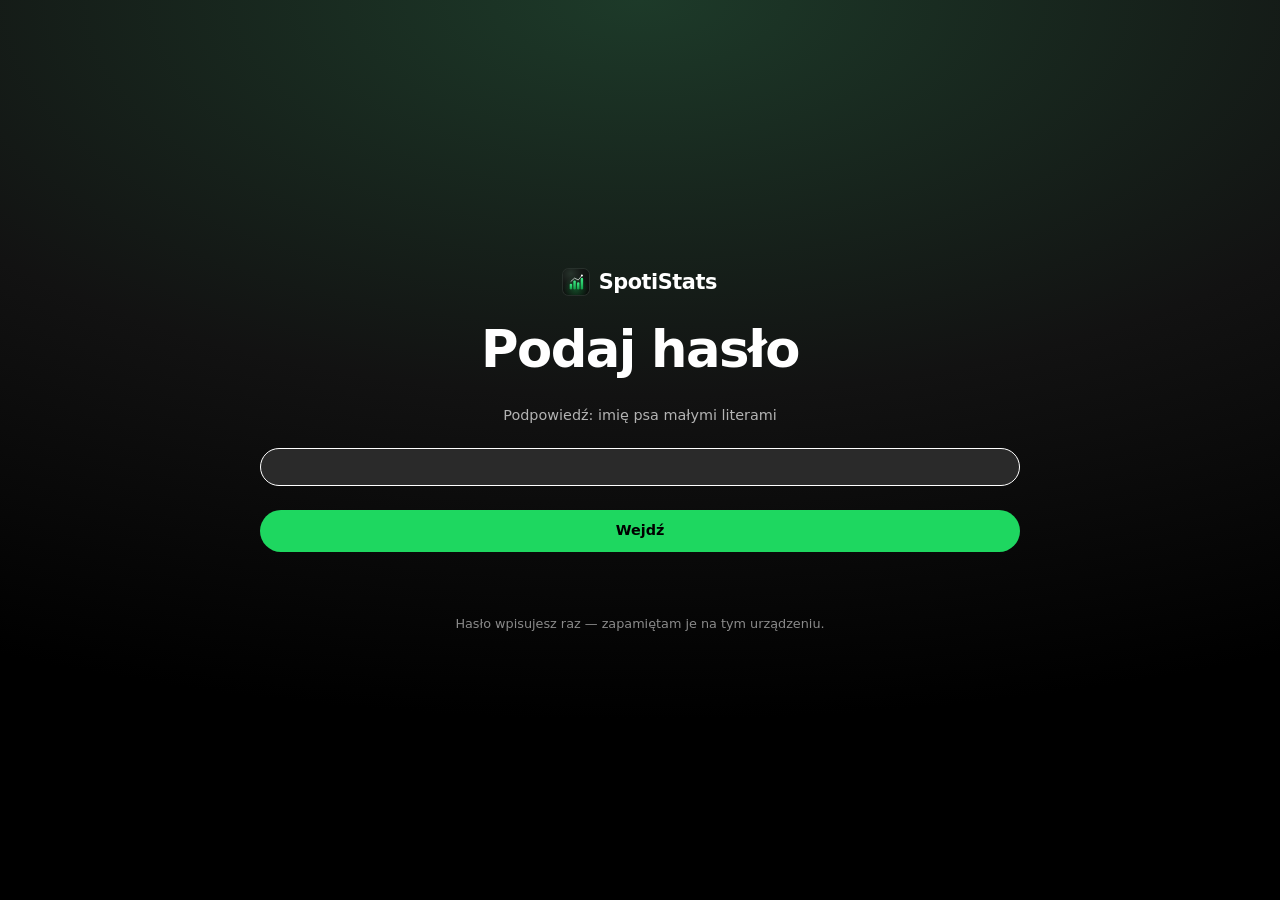
<file: index.html>
<!doctype html>
<html lang="pl">
  <head>
    <meta charset="UTF-8" />
    <meta name="viewport" content="width=device-width, initial-scale=1, maximum-scale=1, user-scalable=no, viewport-fit=cover" />
    <meta name="theme-color" content="#121212" />
    <link rel="manifest" href="./manifest.webmanifest" />
    <link rel="icon" href="./ikony/icon.svg" type="image/svg+xml" />
    <link rel="icon" href="./ikony/favicon-32.png" type="image/png" sizes="32x32" />
    <link rel="apple-touch-icon" href="./ikony/apple-touch-icon.png?v=2" />
    <meta name="apple-mobile-web-app-capable" content="yes" />
    <meta name="mobile-web-app-capable" content="yes" />
    <meta name="apple-mobile-web-app-title" content="SpotiStats" />
    <meta name="apple-mobile-web-app-status-bar-style" content="black" />
    <title>SpotiStats</title>
    <meta name="description" content="Twoje statystyki słuchania Spotify z pełnego eksportu historii — prywatnie, w przeglądarce." />
    <link rel="stylesheet" href="./styles.css?v=31" />
  </head>
  <body>
    <svg width="0" height="0" style="position:absolute" aria-hidden="true" focusable="false">
      <defs>
        <symbol id="i-top" viewBox="0 0 24 24"><path d="M5 20V10M12 20V4M19 20v-7" fill="none" stroke="currentColor" stroke-width="2" stroke-linecap="round"/></symbol>
        <symbol id="i-crown" viewBox="0 0 24 24"><path d="M3 8l4.5 4L12 5l4.5 7L21 8l-2 11H5z" fill="none" stroke="currentColor" stroke-width="2" stroke-linejoin="round"/></symbol>
        <symbol id="i-trophy" viewBox="0 0 24 24"><path d="M8 4h8v5a4 4 0 0 1-8 0zM8 6H4v1a3 3 0 0 0 4 2.8M16 6h4v1a3 3 0 0 1-4 2.8M12 13v4M8 20h8" fill="none" stroke="currentColor" stroke-width="2" stroke-linecap="round" stroke-linejoin="round"/></symbol>
        <symbol id="i-clock" viewBox="0 0 24 24"><circle cx="12" cy="12" r="8.5" fill="none" stroke="currentColor" stroke-width="2"/><path d="M12 7.5V12l3 2" fill="none" stroke="currentColor" stroke-width="2" stroke-linecap="round"/></symbol>
        <symbol id="i-trend" viewBox="0 0 24 24"><path d="M3 17l5-6 4 4 8-9M15 6h5v5" fill="none" stroke="currentColor" stroke-width="2" stroke-linecap="round" stroke-linejoin="round"/></symbol>
        <symbol id="i-user" viewBox="0 0 24 24"><circle cx="12" cy="8" r="4" fill="none" stroke="currentColor" stroke-width="2"/><path d="M4 20c1-4 4-6 8-6s7 2 8 6" fill="none" stroke="currentColor" stroke-width="2" stroke-linecap="round"/></symbol>
        <symbol id="i-warn" viewBox="0 0 24 24"><path d="M12 3l10 18H2z" fill="none" stroke="currentColor" stroke-width="2" stroke-linejoin="round"/><path d="M12 10v5M12 18v.5" stroke="currentColor" stroke-width="2" stroke-linecap="round"/></symbol>
        <symbol id="i-cloud" viewBox="0 0 24 24"><path d="M7 18a4.5 4.5 0 0 1-.5-9A6 6 0 0 1 18 10a4 4 0 0 1-.5 8z" fill="none" stroke="currentColor" stroke-width="2" stroke-linejoin="round"/></symbol>
        <symbol id="i-more" viewBox="0 0 24 24"><circle cx="5" cy="12" r="2" fill="currentColor"/><circle cx="12" cy="12" r="2" fill="currentColor"/><circle cx="19" cy="12" r="2" fill="currentColor"/></symbol>
        <symbol id="i-upload" viewBox="0 0 24 24"><path d="M12 16V4M7 9l5-5 5 5M4 16v3a1 1 0 0 0 1 1h14a1 1 0 0 0 1-1v-3" fill="none" stroke="currentColor" stroke-width="2" stroke-linecap="round" stroke-linejoin="round"/></symbol>
        <symbol id="i-sync" viewBox="0 0 24 24"><path d="M20 11a8 8 0 0 0-14.3-4.9L4 8M4 4v4h4M4 13a8 8 0 0 0 14.3 4.9L20 16M20 20v-4h-4" fill="none" stroke="currentColor" stroke-width="2" stroke-linecap="round" stroke-linejoin="round"/></symbol>
        <symbol id="i-trash" viewBox="0 0 24 24"><path d="M4 7h16M9 7V4h6v3M6 7l1 13h10l1-13M10 11v6M14 11v6" fill="none" stroke="currentColor" stroke-width="2" stroke-linecap="round" stroke-linejoin="round"/></symbol>
        <symbol id="i-close" viewBox="0 0 24 24"><path d="M6 6l12 12M18 6L6 18" fill="none" stroke="currentColor" stroke-width="2.2" stroke-linecap="round"/></symbol>
        <symbol id="i-back" viewBox="0 0 24 24"><path d="M15 5l-7 7 7 7" fill="none" stroke="currentColor" stroke-width="2.2" stroke-linecap="round" stroke-linejoin="round"/></symbol>
      </defs>
    </svg>
    <!-- ─── HASŁO (pierwsze wejście na urządzeniu) ─────────── -->
    <section id="gate" class="who gate hidden" aria-labelledby="gate-title">
      <form id="gate-form" class="who-inner gate-inner" autocomplete="on">
        <span class="brand"><span class="brand-mark" aria-hidden="true"><img src="./ikony/icon.svg" width="26" height="26" alt="" /></span><span class="brand-name">SpotiStats</span></span>
        <h1 id="gate-title" class="who-title">Podaj hasło</h1>
        <p id="gate-hint" class="gate-hint"></p>
        <input type="text" name="username" value="SpotiStats" autocomplete="username" hidden />
        <input id="gate-input" class="field-input gate-input" type="password" name="password" autocomplete="current-password" autocapitalize="off" spellcheck="false" aria-label="Hasło" aria-describedby="gate-hint gate-msg" />
        <button id="gate-btn" class="btn btn--primary" type="submit">Wejdź</button>
        <p id="gate-msg" class="gate-msg" role="alert" aria-live="polite"></p>
        <p class="who-note">Hasło wpisujesz raz — zapamiętam je na tym urządzeniu.</p>
      </form>
    </section>

    <!-- ─── KTO SŁUCHA? (wybór konta) ─────────────────────── -->
    <section id="who" class="who hidden" aria-labelledby="who-title">
      <div class="who-inner">
        <span class="brand"><span class="brand-mark" aria-hidden="true"><img src="./ikony/icon.svg" width="26" height="26" alt="" /></span><span class="brand-name">SpotiStats</span></span>
        <h1 id="who-title" class="who-title">Kto słucha?</h1>
        <ul id="who-list" class="who-list"></ul>
        <p id="who-loading" class="who-loading hidden"><span class="spinner spinner--sm" aria-hidden="true"></span>Wczytuję konta…</p>
        <p class="who-note">Wybierz swoje konto. Zapamiętam wybór na tym urządzeniu — wrócisz tu przez „Zmień konto”.</p>
      </div>
    </section>

    <div class="layout">
      <!-- ─── PASEK BOCZNY ─────────────────────────────────── -->
      <aside class="sidebar" aria-label="Nawigacja">
        <a class="brand" href="./">
          <span class="brand-mark" aria-hidden="true"><img src="./ikony/icon.svg" width="22" height="22" alt="" /></span>
          <span class="brand-name">SpotiStats</span>
        </a>

        <nav class="side-nav" aria-label="Sekcje">
          <a href="#sec-top" class="side-link"><svg class="ico" aria-hidden="true"><use href="#i-top"/></svg>Topki</a>
          <a href="#sec-records" class="side-link"><svg class="ico" aria-hidden="true"><use href="#i-crown"/></svg>Na szczycie</a>
          <a href="#sec-when" class="side-link"><svg class="ico" aria-hidden="true"><use href="#i-clock"/></svg>Kiedy słuchasz</a>
          <a href="#sec-friend" class="side-link hidden" id="side-friend"><svg class="ico" aria-hidden="true"><use href="#i-user"/></svg>Ty i znajomy</a>
          <a href="#sec-trend" class="side-link"><svg class="ico" aria-hidden="true"><use href="#i-trend"/></svg>Ranking w czasie</a>
          <a href="#artist-card" class="side-link"><svg class="ico" aria-hidden="true"><use href="#i-user"/></svg>Wykonawca</a>
          <a href="./spotify.html" class="side-link"><svg class="ico" aria-hidden="true"><use href="#i-cloud"/></svg>Automat</a>
        </nav>

        <div class="side-section">
          <h2 class="side-title">Zalogowano</h2>
          <ul id="account-list" class="account-list" aria-label="Czyje statystyki"></ul>
        </div>
      </aside>

      <main class="main">
        <!-- ─── NAGŁÓWEK PROFILU ─────────────────────────────── -->
        <header class="hero" id="hero">
          <div class="hero-bg" aria-hidden="true"></div>
          <div id="hero-avatar" class="avatar avatar--xl" aria-hidden="true"></div>
          <div class="hero-text">
            <span class="hero-kicker">Profil</span>
            <h1 id="hero-name" class="hero-name">SpotiStats</h1>
            <p id="hero-sub" class="hero-sub"></p>
          </div>
          <div class="hero-actions" id="topbar-actions">
            <button id="btn-menu" class="icon-btn" type="button" aria-haspopup="menu" aria-expanded="false" aria-controls="hero-menu" title="Więcej opcji"><svg class="ico" aria-hidden="true"><use href="#i-more"/></svg><span class="sr-only">Więcej opcji</span></button>
            <div id="hero-menu" class="menu hidden" role="menu" aria-label="Opcje konta">
              <button class="menu-item" type="button" role="menuitem" data-edit-profile><svg class="ico" aria-hidden="true"><use href="#i-user"/></svg><span>Edytuj profil<small>nazwa, zdjęcie profilowe, tło</small></span></button>
              <button id="btn-cloud" class="menu-item" type="button" role="menuitem"><svg class="ico" aria-hidden="true"><use href="#i-cloud"/></svg><span>Zapisz na GitHubie<small>żeby eksport był na każdym urządzeniu</small></span></button>
              <label class="menu-item" role="menuitem" tabindex="0"><svg class="ico" aria-hidden="true"><use href="#i-upload"/></svg><span>Dodaj nowszy eksport<small>dołoży się bez dublowania</small></span>
                <input id="reimport-files" type="file" accept=".zip,.json,application/json,application/zip" multiple class="sr-only" tabindex="-1" />
              </label>
              <a class="menu-item" role="menuitem" href="./spotify.html"><svg class="ico" aria-hidden="true"><use href="#i-sync"/></svg><span>Automat Spotify<small>dociąganie nowych odsłuchów</small></span></a>
              <button id="btn-lock" class="menu-item hidden" type="button" role="menuitem"><svg class="ico" aria-hidden="true"><use href="#i-close"/></svg><span>Zapomnij hasło<small>to urządzenie znów zapyta o hasło</small></span></button>
              <button class="menu-item" type="button" role="menuitem" data-logout><svg class="ico" aria-hidden="true"><use href="#i-user"/></svg><span>Zmień konto<small>wyloguj i wróć do wyboru osoby</small></span></button>
              <button id="btn-clear-data" class="menu-item menu-item--danger" type="button" role="menuitem"><svg class="ico" aria-hidden="true"><use href="#i-trash"/></svg><span>Usuń eksport z przeglądarki</span></button>
            </div>
          </div>
        </header>

        <!-- ─── ZAPIS NA GITHUBIE ────────────────────────────── -->
        <section id="cloud-panel" class="cloud-panel hidden" aria-label="Zapis eksportu na GitHubie">
          <div class="cloud-panel__head">
            <h2 class="section-title">Zapis na GitHubie</h2>
            <button id="cloud-close" class="btn btn--ghost btn--sm" type="button">Zamknij</button>
          </div>
          <p class="cloud-panel__lead">Eksport zapisze się w repozytorium (gałąź <code>dane</code>) i będzie wczytywał się sam na każdym urządzeniu, bez ponownego wgrywania.
            <strong>Uwaga: dane (utwór, wykonawca, album, godzina) będą publiczne</strong> — tak samo jak odsłuchy z automatu.</p>
          <div id="cloud-token-box">
            <ol class="cloud-steps">
              <li>Otwórz <a id="cloud-token-link" href="https://github.com/settings/personal-access-tokens/new" target="_blank" rel="noopener">tworzenie tokenu na GitHubie</a>.</li>
              <li>Nazwa dowolna, ważność np. rok. <b>Repository access → Only select repositories → SpotiStats2.0</b>.</li>
              <li><b>Permissions → Repository permissions → Contents → Read and write</b>. Kliknij „Generate token” i skopiuj go.</li>
              <li>Wklej token poniżej. Zostaje <b>tylko w tej przeglądarce</b> (nikt inny go nie zobaczy).</li>
            </ol>
            <input id="cloud-token" class="field-input" type="password" placeholder="github_pat_…" autocomplete="off" spellcheck="false" />
          </div>
          <div id="cloud-name-box" class="cloud-name hidden">
            <label for="cloud-name">Imię widoczne na ekranie „Kto słucha?”</label>
            <input id="cloud-name" class="field-input" type="text" maxlength="40" placeholder="np. Kasia" autocomplete="off" />
          </div>
          <div class="cloud-actions">
            <button id="cloud-send" class="btn btn--primary btn--sm" type="button">Zapisz na GitHubie</button>
            <button id="cloud-forget" class="btn btn--ghost btn--sm hidden" type="button">Zapomnij token</button>
            <button id="cloud-remove" class="btn btn--ghost btn--sm hidden" type="button">Usuń z GitHuba</button>
          </div>
          <p id="cloud-status" class="cloud-status" role="status" aria-live="polite"></p>
        </section>

        <!-- ─── ŁADOWANIE ────────────────────────────────────── -->
        <section id="state-loading" class="state-loading hidden" aria-live="polite">
          <span class="spinner" aria-hidden="true"></span>
          <p id="loading-text">Wczytuję Twoją historię…</p>
        </section>

        <!-- ─── IMPORT / PUSTE KONTO ─────────────────────────── -->
        <section id="state-empty" class="state-empty hidden">
          <div class="import-hero">
            <h2 class="import-hero__title" id="empty-title">Wczytaj swoją historię ze Spotify</h2>
            <p class="import-hero__desc">
              Poproś o <strong>„Rozszerzoną historię strumieniowania”</strong> (Extended streaming history) na
              <strong>spotify.com → Konto → Prywatność</strong>. Spotify wyśle maila z plikiem
              <strong>.zip</strong> — wrzuć go tutaj w całości.
            </p>
            <label class="drop-zone" id="drop-zone" tabindex="0" role="button" aria-label="Wybierz plik eksportu Spotify">
              <input id="import-files" type="file" accept=".zip,.json,application/json,application/zip" multiple class="sr-only" />
              <span class="drop-zone__icon" aria-hidden="true">⬆</span>
              <span class="drop-zone__title">Upuść plik albo kliknij, żeby wybrać</span>
              <span class="drop-zone__hint">.zip z eksportu albo kilka plików .json</span>
            </label>
            <p id="import-status" class="import-status" role="status" aria-live="polite"></p>
            <div id="friend-help" class="friend-help hidden"></div>
            <button id="btn-load-demo" class="btn btn--ghost btn--sm" type="button">Pokaż na danych przykładowych</button>
            <button class="btn btn--ghost btn--sm" type="button" data-logout>← Wróć do wyboru konta</button>
            <p class="import-note">Eksport zostaje w tej przeglądarce i wczytuje się sam przy każdym wejściu — wgrywasz go tylko raz. Eksport nigdzie nie jest wysyłany. Jedynie nazwy wykonawców i albumów trafiają do publicznego API Deezera, by pobrać zdjęcia i okładki.</p>
            <p class="import-note">Wskazówka: otwórz stronę w zwykłej przeglądarce (Safari / Chrome), a nie z okienka innej aplikacji, i dodaj ją do ekranu głównego — wtedy dane na pewno zostają.</p>
          </div>
        </section>

        <!-- ─── PANEL ────────────────────────────────────────── -->
        <div id="state-data" class="state-data hidden">
          <div class="toolbar" role="group" aria-label="Zakres i sortowanie">
            <div class="chips" id="range-pills">
              <button class="chip" data-range="7d" type="button">7 dni</button>
              <button class="chip" data-range="28d" type="button"><span class="lbl-long">28 dni</span><span class="lbl-short">4 tyg.</span></button>
              <button class="chip" data-range="6m" type="button"><span class="lbl-long">Pół roku</span><span class="lbl-short">6 mies.</span></button>
              <span class="chip chip--select" data-range="year"><select id="year-select" aria-label="Rok"></select></span>
              <button class="chip" data-range="all" type="button"><span class="lbl-long">Cały czas</span><span class="lbl-short">Całość</span></button>
            </div>
            <div class="seg sort-group only-desktop" aria-label="Sortuj według" role="group">
              <button data-sort="ms" type="button">Minuty</button>
              <button data-sort="plays" type="button">Odtworzenia</button>
            </div>
          </div>
          <div class="subbar">
            <div class="subbar__info">
              <p id="range-label" class="range-label"></p>
              <p id="live-status" class="live-status hidden"></p>
            </div>
            <div class="seg seg--sm sort-group only-mobile" aria-label="Sortuj według" role="group">
              <button data-sort="ms" type="button">Minuty</button>
              <button data-sort="plays" type="button">Odtw.</button>
            </div>
          </div>
          <p id="live-banner" class="live-banner hidden" role="status"></p>

          <section id="kpi-row" class="kpi-row" aria-label="Podsumowanie"></section>

          <section id="sec-top" class="section">
            <div class="section-head"><h2 class="section-title">Top wykonawcy</h2><span class="section-hint only-desktop">Kliknij, żeby zobaczyć szczegóły</span></div>
            <div id="top-artists" class="artist-grid"></div>
            <div id="top-artists-more" class="more-wrap"></div>
          </section>

          <section class="two-col" id="sec-tracks">
            <div class="section-head only-mobile">
              <h2 class="section-title">Top</h2>
              <div class="seg" id="ta-tabs" role="tablist" aria-label="Utwory czy albumy">
                <button type="button" role="tab" data-tab="tracks">Utwory</button>
                <button type="button" role="tab" data-tab="albums">Albumy</button>
              </div>
            </div>
            <div class="section col-tracks">
              <div class="section-head only-desktop"><h2 class="section-title">Top utwory</h2></div>
              <div id="top-tracks"></div>
            </div>
            <div class="section col-albums">
              <div class="section-head only-desktop"><h2 class="section-title">Top albumy</h2></div>
              <div id="top-albums"></div>
            </div>
          </section>

          <section id="sec-recent" class="section">
            <div class="section-head"><h2 class="section-title">Ostatnio słuchane</h2><span class="section-hint">Niezależnie od wybranego okresu</span></div>
            <div id="recent-list"></div>
          </section>

          <section id="sec-records" class="section card">
            <div class="section-head">
              <h2 class="section-title">Na szczycie</h2>
              <div class="card-controls">
                <div class="seg" id="records-kind" role="group" aria-label="Co pokazać">
                  <button type="button" data-kind="artist">Wykonawcy</button>
                  <button type="button" data-kind="track">Utwory</button>
                </div>
              </div>
            </div>
            <div id="records-body" class="records"></div>
            <p class="hint">Nr 1 liczony tygodniami (poniedziałek–niedziela) w wybranym okresie. Tydzień bez odsłuchów przerywa serię. Kliknij, żeby otworzyć kartę wykonawcy.</p>
          </section>

          <section id="sec-when" class="section card">
            <div class="section-head"><h2 class="section-title">Kiedy słuchasz</h2><span id="when-summary" class="section-hint"></span></div>
            <div class="when">
              <div><h3 class="sub-title">Godziny</h3><div id="when-hours" class="bars bars--hours"></div><p id="when-hours-out" class="bars-readout" aria-live="polite"></p></div>
              <div><h3 class="sub-title">Dni tygodnia</h3><div id="when-days" class="bars bars--days"></div><p id="when-days-out" class="bars-readout" aria-live="polite"></p></div>
            </div>
          </section>

          <section id="sec-friend" class="section card hidden">
            <div class="section-head">
              <h2 class="section-title">Ty i znajomy</h2>
              <div class="card-controls"><div class="seg" id="friend-pick" role="group" aria-label="Z kim porównać"></div></div>
            </div>
            <div id="friend-body" class="friend"></div>
            <p class="hint">Zgodność to wspólna część Waszego czasu słuchania u tych samych wykonawców (100% = dokładnie te same proporcje) w wybranym okresie.</p>
          </section>

          <section id="sec-trend" class="section card">
            <div class="section-head">
              <h2 class="section-title">Ranking w czasie</h2>
              <div class="card-controls">
                <div class="seg" id="top-mode" role="group" aria-label="Co na wykresie">
                  <button type="button" data-mode="ms">Minuty</button>
                  <button type="button" data-mode="rank">Pozycja</button>
                </div>
                <div class="seg" id="top-kind" role="group" aria-label="Co pokazać">
                  <button type="button" data-kind="artist">Wykonawcy</button>
                  <button type="button" data-kind="track">Utwory</button>
                </div>
                <div class="seg" id="top-unit" role="group" aria-label="Agregacja">
                  <button type="button" data-unit="day">Dni</button>
                  <button type="button" data-unit="week">Tygodnie</button>
                  <button type="button" data-unit="month">Miesiące</button>
                </div>
              </div>
            </div>
            <div id="top-legend" class="legend" aria-label="Legenda — kliknij, by pokazać lub ukryć"></div>
            <div id="top-chart"></div>
            <p class="hint" id="top-hint"></p>
          </section>

          <section class="section card" id="artist-card">
            <div class="section-head">
              <h2 class="section-title">Wykonawca w czasie</h2>
              <div class="card-controls">
                <div class="combo">
                  <input id="artist-search" class="field-input" data-combo="artist" placeholder="Wybierz albo wpisz wykonawcę…" autocomplete="off" spellcheck="false" role="combobox" aria-expanded="false" aria-autocomplete="list" />
                  <svg class="combo-caret" aria-hidden="true" viewBox="0 0 24 24"><path d="M6 9l6 6 6-6" fill="none" stroke="currentColor" stroke-width="2.2" stroke-linecap="round" stroke-linejoin="round"/></svg>
                </div>
                <datalist id="artist-list"></datalist>
                <div class="seg" id="artist-span" role="group" aria-label="Okres wykresu">
                  <button type="button" data-span="all">Cały czas</button>
                  <button type="button" data-span="range">Wybrany zakres</button>
                </div>
                <div class="seg" id="artist-unit" role="group" aria-label="Agregacja">
                  <button type="button" data-unit="day">Dni</button>
                  <button type="button" data-unit="week">Tygodnie</button>
                  <button type="button" data-unit="month">Miesiące</button>
                </div>
              </div>
            </div>
            <div id="artist-top"></div>
            <div id="artist-body"></div>
          </section>

          <p id="data-info" class="data-info"></p>
        </div>
      </main>
    </div>

    <!-- ─── EDYCJA PROFILU ───────────────────────────────── -->
    <div id="profile-dialog" class="sheet sheet--dialog hidden" role="dialog" aria-modal="true" aria-labelledby="pd-title">
      <div class="sheet__backdrop" data-pd-close></div>
      <div class="sheet__panel pd">
        <div class="sheet__bar">
          <button type="button" class="icon-btn" data-pd-close title="Zamknij"><svg class="ico" aria-hidden="true"><use href="#i-close"/></svg><span class="sr-only">Zamknij</span></button>
          <span class="sheet__title" id="pd-title">Edytuj profil</span>
        </div>
        <div class="sheet__body pd-body">
          <div class="pd-cover" id="pd-cover">
            <div class="pd-cover__img" id="pd-cover-img"></div>
            <div class="pd-cover__actions">
              <label class="btn btn--outline btn--sm pd-btn">Zmień tło<input id="pd-cover-file" type="file" accept="image/*" class="sr-only" /></label>
              <button type="button" class="btn btn--ghost btn--sm pd-btn" id="pd-cover-del">Usuń</button>
            </div>
            <div class="pd-avatar" id="pd-avatar"></div>
          </div>
          <div class="pd-avatar-actions">
            <label class="btn btn--outline btn--sm">Zmień profilowe<input id="pd-avatar-file" type="file" accept="image/*" class="sr-only" /></label>
            <button type="button" class="btn btn--ghost btn--sm" id="pd-avatar-del">Usuń</button>
          </div>
          <label class="pd-label" for="pd-name">Nazwa</label>
          <input id="pd-name" class="field-input pd-name" type="text" maxlength="40" placeholder="np. Bartek" autocomplete="off" />
          <p class="pd-note">Bez tła w profilu pokazuje się rozmyte zdjęcie Twojego nr 1 wykonawcy. Profil zapisuje się na GitHubie razem z danymi (widać go na każdym urządzeniu i jest publiczny jak reszta statystyk).</p>
          <p id="pd-status" class="cloud-status" role="status" aria-live="polite"></p>
          <div class="pd-actions">
            <button type="button" class="btn btn--ghost btn--sm" data-pd-close>Anuluj</button>
            <button type="button" class="btn btn--primary btn--sm" id="pd-save">Zapisz</button>
          </div>
        </div>
      </div>
    </div>

    <!-- ─── KARTA WYKONAWCY (na wierzchu) ─────────────────── -->
    <div id="artist-sheet" class="sheet hidden" role="dialog" aria-modal="true" aria-label="Wykonawca">
      <div class="sheet__backdrop" data-sheet-close></div>
      <div class="sheet__panel">
        <div class="sheet__bar">
          <button type="button" class="icon-btn" data-sheet-close title="Zamknij"><svg class="ico" aria-hidden="true"><use href="#i-back"/></svg><span class="sr-only">Zamknij</span></button>
          <span class="sheet__title" id="sheet-title"></span>
        </div>
        <div id="sheet-slot" class="sheet__body"><div id="item-card" class="card item-card hidden"></div></div>
      </div>
    </div>

    <script src="./jszip.min.js"></script>
    <script src="./analytics.js?v=30"></script>
    <script src="./charts.js?v=30"></script>
    <script src="./art.js?v=30"></script>
    <script src="./crypt.js?v=1"></script>
    <script src="./cloud.js?v=30"></script>
    <script src="./live.js?v=30"></script>
    <script src="./app.js?v=30"></script>
  </body>
</html>
</file>
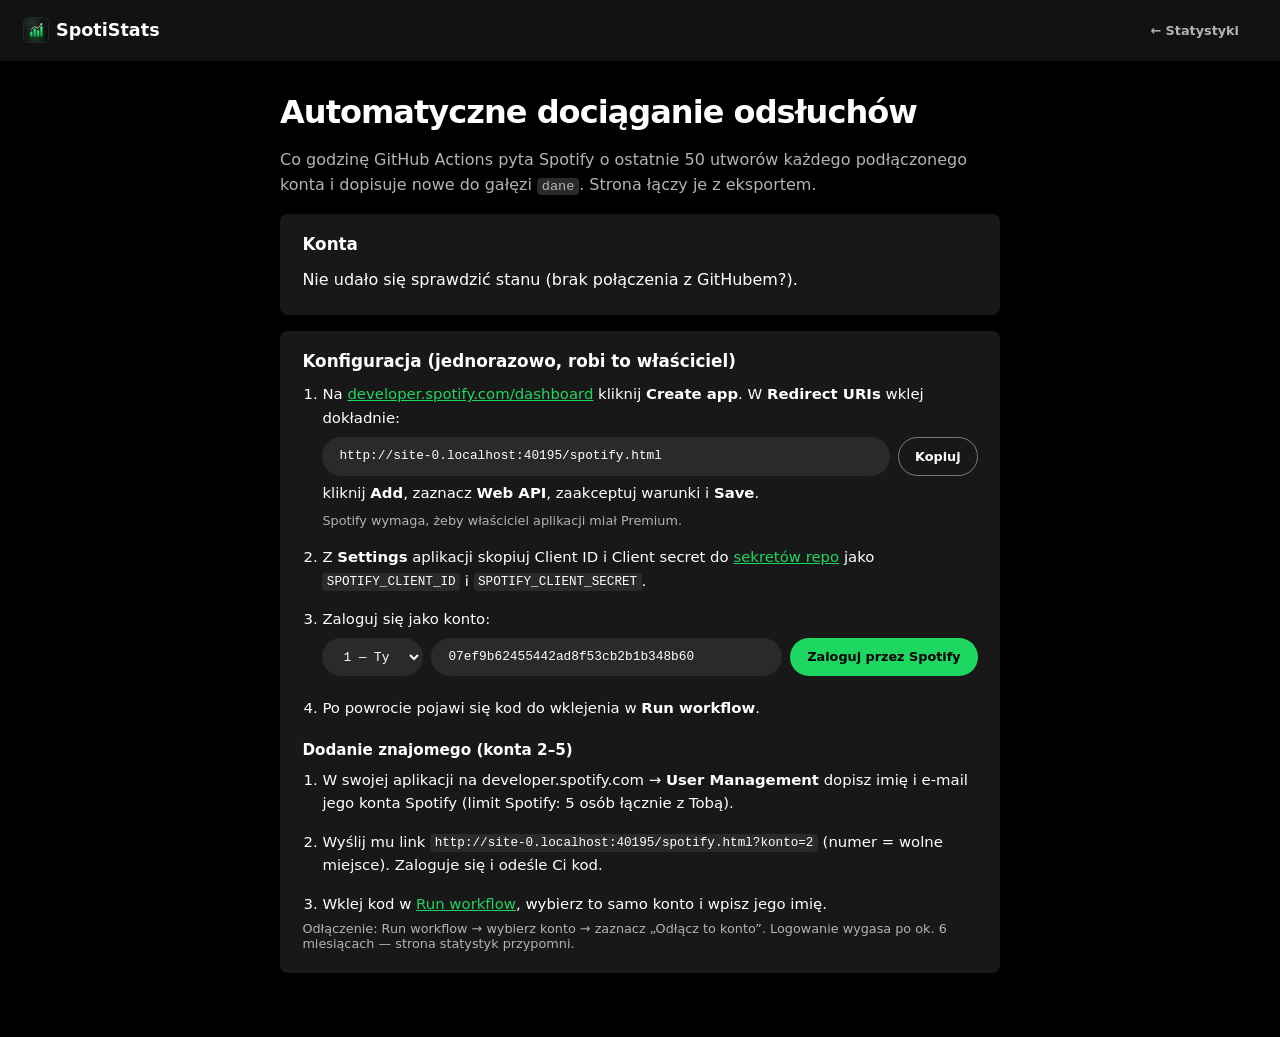
<file: spotify.html>
<!doctype html>
<html lang="pl">
  <head>
    <meta charset="UTF-8" />
    <meta name="viewport" content="width=device-width, initial-scale=1.0" />
    <meta name="referrer" content="no-referrer" />
    <meta name="theme-color" content="#121212" />
    <title>Połączenie ze Spotify</title>
    <link rel="icon" href="./ikony/icon.svg" type="image/svg+xml" />
    <link rel="icon" href="./ikony/favicon-32.png" type="image/png" sizes="32x32" />
    <link rel="apple-touch-icon" href="./ikony/apple-touch-icon.png?v=2" />
    <link rel="stylesheet" href="./styles.css?v=30" />
  </head>
  <body>
    <nav class="topbar">
      <a class="topbar-brand" href="./">
        <img class="logo-icon" src="./ikony/icon.svg" width="24" height="24" alt="" />
        <span class="logo-text">SpotiStats</span>
      </a>
      <a class="btn btn--ghost btn--sm" href="./">← Statystyki</a>
    </nav>

    <main class="setup">
      <h1 class="setup-title" id="title">Automatyczne dociąganie odsłuchów</h1>
      <p class="setup-lead" id="lead">Co godzinę GitHub Actions pyta Spotify o ostatnie 50 utworów każdego podłączonego konta i dopisuje nowe do gałęzi <code>dane</code>. Strona łączy je z eksportem.</p>

      <!-- Znajomy: tylko logowanie -->
      <section class="card hidden" id="friend-card">
        <h2 class="card-title">Połącz swoje konto Spotify</h2>
        <p class="setup-lead">Zaloguj się, a potem wyślij kod osobie, która dała Ci ten link. Spotify pozwoli na to tylko wtedy, gdy ta osoba dopisała już Twój e-mail w swojej aplikacji.</p>
        <p style="margin-top:1rem"><button class="btn btn--primary" type="button" id="friend-login">Zaloguj przez Spotify</button></p>
      </section>

      <section class="card hidden" id="code-card">
        <h2 class="card-title" id="code-title">Przekaż kod (ważny ok. 10 minut)</h2>
        <p>Zalogowano. Twój kod:</p>
        <div class="copy-row">
          <input id="code-value" class="field-input" readonly />
          <button id="code-copy" class="btn btn--outline btn--sm" type="button">Kopiuj</button>
          <button id="code-share" class="btn btn--primary btn--sm hidden" type="button">Wyślij…</button>
        </div>
        <ol class="setup-steps" id="code-owner-steps">
          <li>Otwórz <a class="actions-link" target="_blank" rel="noopener">workflow „Spotify – dociąganie odsłuchów”</a>.</li>
          <li>Kliknij <b>Run workflow</b> (po prawej), wklej kod, wybierz konto <b id="code-slot">1</b>, opcjonalnie wpisz nazwę i kliknij zielone <b>Run workflow</b>.</li>
          <li>Po ok. minucie odśwież tę stronę — konto powinno być zielone.</li>
        </ol>
        <p class="setup-note hidden" id="code-friend-note">Wyślij ten kod osobie, która dała Ci link — ona wklei go u siebie. Jeśli nie zdąży w 10 minut, po prostu zaloguj się jeszcze raz.</p>
      </section>

      <section class="card" id="status-card">
        <h2 class="card-title">Konta</h2>
        <p id="status-text" class="setup-status">Sprawdzam…</p>
        <table class="slot-table hidden" id="slot-table"><tbody></tbody></table>
      </section>

      <section class="card" id="owner-card">
        <h2 class="card-title">Konfiguracja (jednorazowo, robi to właściciel)</h2>
        <ol class="setup-steps">
          <li>
            Na <a href="https://developer.spotify.com/dashboard" target="_blank" rel="noopener">developer.spotify.com/dashboard</a> kliknij <b>Create app</b>.
            W <b>Redirect URIs</b> wklej dokładnie:
            <span class="copy-row"><input id="redirect-uri" class="field-input" readonly /><button id="redirect-copy" class="btn btn--outline btn--sm" type="button">Kopiuj</button></span>
            kliknij <b>Add</b>, zaznacz <b>Web API</b>, zaakceptuj warunki i <b>Save</b>. <span class="setup-note">Spotify wymaga, żeby właściciel aplikacji miał Premium.</span>
          </li>
          <li>
            Z <b>Settings</b> aplikacji skopiuj Client ID i Client secret do
            <a id="secrets-link" target="_blank" rel="noopener">sekretów repo</a> jako <code>SPOTIFY_CLIENT_ID</code> i <code>SPOTIFY_CLIENT_SECRET</code>.
          </li>
          <li>
            Zaloguj się jako konto:
            <form id="login-form" class="copy-row">
              <select id="slot-select" class="field-input" style="min-width:0;flex:0 0 auto" aria-label="Konto">
                <option value="1">1 — Ty</option><option value="2">2</option><option value="3">3</option><option value="4">4</option><option value="5">5</option>
              </select>
              <input id="client-id" class="field-input" placeholder="Client ID" autocomplete="off" spellcheck="false" required pattern="[0-9a-fA-F]{32}" title="32 znaki 0-9 a-f" />
              <button class="btn btn--primary btn--sm" type="submit">Zaloguj przez Spotify</button>
            </form>
          </li>
          <li>Po powrocie pojawi się kod do wklejenia w <b>Run workflow</b>.</li>
        </ol>
        <h3 class="sub-title">Dodanie znajomego (konta 2–5)</h3>
        <ol class="setup-steps">
          <li>W swojej aplikacji na developer.spotify.com → <b>User Management</b> dopisz imię i e-mail jego konta Spotify (limit Spotify: 5 osób łącznie z Tobą).</li>
          <li>Wyślij mu link <code id="friend-link-example">spotify.html?konto=2</code> (numer = wolne miejsce). Zaloguje się i odeśle Ci kod.</li>
          <li>Wklej kod w <a class="actions-link" target="_blank" rel="noopener">Run workflow</a>, wybierz to samo konto i wpisz jego imię.</li>
        </ol>
        <p class="setup-note">Odłączenie: Run workflow → wybierz konto → zaznacz „Odłącz to konto”. Logowanie wygasa po ok. 6 miesiącach — strona statystyk przypomni.</p>
      </section>
    </main>

    <script src="./crypt.js?v=1"></script>
    <script src="./live.js?v=6"></script>
    <script>
      (function () {
        'use strict';
        const L = window.SpotiLive;
        const CLIENT_KEY = 'ss_spotify_client_id';
        const STATE_KEY = 'ss_spotify_state';
        const SLOT_KEY = 'ss_spotify_slot';
        // Musi być identyczny jak w workflow (scripts/spotify-sync.mjs → redirectUri), więc na github.io budujemy go z nazwy repo.
        const redirectUri = /\.github\.io$/i.test(location.hostname)
          ? `https://${location.hostname.toLowerCase()}/${L.repo().split('/')[1]}/spotify.html`
          : location.origin + location.pathname;
        const $ = (id) => document.getElementById(id);
        const store = {
          get: (k) => { try { return localStorage.getItem(k); } catch { return null; } },
          set: (k, v) => { try { localStorage.setItem(k, v); } catch {} }
        };
        const esc = (s) => String(s).replace(/[&<>"']/g, (c) => ({ '&': '&amp;', '<': '&lt;', '>': '&gt;', '"': '&quot;', "'": '&#39;' }[c]));

        const q = new URLSearchParams(location.search);
        const slotParam = Number(q.get('konto'));
        const friendMode = slotParam >= 2 && slotParam <= 5;

        $('redirect-uri').value = redirectUri;
        document.querySelectorAll('.actions-link').forEach((a) => (a.href = L.actionsUrl()));
        $('secrets-link').href = `https://github.com/${L.repo()}/settings/secrets/actions`;
        $('client-id').value = store.get(CLIENT_KEY) || L.CLIENT_ID || '';
        $('friend-link-example').textContent = `${redirectUri}?konto=2`;
        if (slotParam >= 1 && slotParam <= 5) $('slot-select').value = String(slotParam);

        if (friendMode) {
          $('title').textContent = 'Dołącz do SpotiStats';
          $('lead').textContent = 'Twoje nowe odsłuchy będą się co godzinę zapisywać, żeby było widać Twoje statystyki i porównania.';
          $('friend-card').classList.remove('hidden');
          $('owner-card').classList.add('hidden');
          $('status-card').classList.add('hidden');
        }

        function copy(inputId, btnId) {
          $(btnId).addEventListener('click', async () => {
            const v = $(inputId).value;
            try { await navigator.clipboard.writeText(v); } catch { $(inputId).select(); document.execCommand('copy'); }
            $(btnId).textContent = 'Skopiowano ✓';
            setTimeout(() => ($(btnId).textContent = 'Kopiuj'), 1500);
          });
        }
        copy('redirect-uri', 'redirect-copy');
        copy('code-value', 'code-copy');

        function login(clientId, slot) {
          const state = Array.from(crypto.getRandomValues(new Uint8Array(16)), (b) => b.toString(16).padStart(2, '0')).join('');
          store.set(CLIENT_KEY, clientId);
          store.set(STATE_KEY, state);
          store.set(SLOT_KEY, String(slot));
          const params = new URLSearchParams({
            client_id: clientId, response_type: 'code', redirect_uri: redirectUri,
            scope: 'user-read-recently-played', state, show_dialog: 'true'
          });
          location.href = `https://accounts.spotify.com/authorize?${params}`;
        }
        $('login-form').addEventListener('submit', (e) => {
          e.preventDefault();
          login($('client-id').value.trim(), Number($('slot-select').value));
        });
        $('friend-login').addEventListener('click', () => login(L.CLIENT_ID, slotParam));

        // Powrót ze Spotify
        const returned = q.has('code') || q.has('error');
        if (returned) {
          const expected = store.get(STATE_KEY);
          const slot = Number(store.get(SLOT_KEY)) || 1;
          history.replaceState(null, '', location.pathname + (slot > 1 ? `?konto=${slot}` : ''));
          if (q.get('error')) {
            $('status-text').textContent = q.get('error') === 'access_denied'
              ? 'Logowanie anulowane. Spróbuj jeszcze raz.'
              : `Spotify zwrócił błąd: ${q.get('error')}. Jeśli to konto znajomego, sprawdź, czy jest dopisany w User Management.`;
            $('status-card').classList.remove('hidden');
          } else {
            // Na telefonie logowanie często przejmuje aplikacja Spotify i wraca w innej karcie,
            // więc nie blokujemy przy niezgodnym „state” — sam kod i tak nic nie daje bez sekretu z GitHuba.
            if (expected && q.get('state') !== expected) console.warn('state nie pasuje — pokazuję kod mimo to');
            const code = q.get('code');
            $('code-value').value = code;
            $('code-slot').textContent = String(slot);
            $('code-card').classList.remove('hidden');
            $('friend-card').classList.add('hidden');
            if (slot > 1) {
              $('code-owner-steps').classList.add('hidden');
              $('code-friend-note').classList.remove('hidden');
              $('code-title').textContent = 'Wyślij ten kod (ważny ok. 10 minut)';
              if (navigator.share) {
                $('code-share').classList.remove('hidden');
                $('code-share').addEventListener('click', () => navigator.share({ text: `Kod SpotiStats (konto ${slot}): ${code}` }).catch(() => {}));
              }
            }
            $('code-card').scrollIntoView();
          }
        }

        function fmt(iso) {
          return iso ? new Date(iso).toLocaleString('pl-PL', { dateStyle: 'medium', timeStyle: 'short' }) : '—';
        }
        function describe(a) {
          if (!a.connectedAt) return '<span style="color:var(--text-3)">wolne miejsce</span>';
          const left = Math.round(L.TOKEN_LIFETIME_DAYS - L.tokenAgeDays(a));
          if (a.error === 'invalid_grant') return '🔴 logowanie wygasło — zaloguj ponownie i wklej nowy kod';
          if (a.error) return `🟠 błąd: ${esc(a.error)}`;
          return `🟢 ostatnia synchronizacja ${fmt(a.lastSync)}` + (left <= 14 ? ` · ⚠️ logowanie wygaśnie za ${Math.max(left, 0)} dni` : ` · ważne jeszcze ok. ${left} dni`);
        }

        // Stan kont jest zaszyfrowany — odczytamy go kluczem zapamiętanym po wpisaniu hasła na stronie statystyk.
        L.loadConfig().catch(() => null).then((config) => L.restoreKey(config)).then(() => L.loadAccounts()).then((accounts) => {
          const any = accounts.some((a) => a.connectedAt);
          if (!returned || !q.has('code')) $('status-text').textContent = any ? '' : '⚪ Jeszcze nikt nie jest podłączony. Wykonaj kroki poniżej.';
          else $('status-text').textContent = 'Zalogowano w Spotify — przekaż kod (karta wyżej).';
          $('slot-table').querySelector('tbody').innerHTML = accounts.map((a) =>
            `<tr><td>${a.slot}</td><td><b>${esc(a.name || (a.connectedAt ? (a.slot === 1 ? 'Ty' : `Konto ${a.slot}`) : '—'))}</b></td><td>${describe(a)}</td></tr>`).join('');
          $('slot-table').classList.remove('hidden');
        }).catch((err) => {
          $('status-text').innerHTML = err && err.code === 'locked'
            ? 'Stan kont jest zaszyfrowany. Wpisz hasło na <a href="./">stronie statystyk</a>, a potem wróć tutaj.'
            : 'Nie udało się sprawdzić stanu (brak połączenia z GitHubem?).';
        });
      })();
    </script>
  </body>
</html>
</file>
<file: styles.css>
/* SpotiStats — ciemny wygląd w stylu odtwarzacza muzyki: czerń, zieleń, okładki, pigułki. */

:root {
  --bg: #000;
  --base: #121212;
  --card: #181818;
  --card-hover: #282828;
  --elev: #2a2a2a;
  --elev-hover: #333;
  --line: rgba(255, 255, 255, 0.1);
  --green: #1ed760;
  --green-dark: #1db954;
  --text: #fff;
  --text-2: #b3b3b3;
  --text-3: #8a8a8a;
  --warn: #ffa42b;
  --error: #f3727f;
  --radius: 8px;
  --font: 'Circular Std', 'Helvetica Neue', system-ui, -apple-system, 'Segoe UI', Roboto, Arial, sans-serif;
  color-scheme: dark;
}

*, *::before, *::after { box-sizing: border-box; margin: 0; padding: 0; }
html { font-size: 16px; -webkit-font-smoothing: antialiased; scroll-behavior: smooth; }
body { font-family: var(--font); background: var(--bg); color: var(--text); min-height: 100vh; overflow-x: clip; -webkit-tap-highlight-color: transparent; }
:focus-visible { outline: 2px solid var(--green); outline-offset: 2px; }
a { color: inherit; }
code { font-size: 0.85em; background: var(--elev); padding: 0.1em 0.35em; border-radius: 4px; }
button { font: inherit; color: inherit; }
.hidden { display: none !important; }
.sr-only { position: absolute; width: 1px; height: 1px; overflow: hidden; clip: rect(0 0 0 0); white-space: nowrap; }

/* ── Przyciski ───────────────────────────────────────────── */
.btn {
  font-weight: 700; font-size: 0.9rem; border: 1px solid transparent; border-radius: 999px; padding: 0.7rem 1.5rem;
  cursor: pointer; display: inline-flex; align-items: center; gap: 0.4rem; white-space: nowrap; line-height: 1.2;
  text-decoration: none; transition: transform 0.1s, background 0.15s, border-color 0.15s, color 0.15s;
}
@media (hover: hover) { .btn:hover { transform: scale(1.04); } }
.btn:active { transform: scale(0.97); }
.btn--primary { background: var(--green); color: #000; }
.btn--primary:hover { background: #3be477; }
.btn--outline { border-color: #7c7c7c; color: var(--text); background: transparent; }
.btn--outline:hover { border-color: #fff; }
.btn--ghost { background: transparent; color: var(--text-2); }
.btn--ghost:hover { color: var(--text); }
.btn--sm { font-size: 0.8rem; padding: 0.45rem 1rem; }

/* ── Układ ───────────────────────────────────────────────── */
.layout { display: grid; grid-template-columns: 260px minmax(0, 1fr); gap: 8px; padding: 8px; min-height: 100vh; }
.sidebar {
  position: sticky; top: 8px; align-self: start; height: calc(100vh - 16px); overflow-y: auto;
  background: var(--base); border-radius: var(--radius); padding: 1.25rem 0.75rem; display: flex; flex-direction: column; gap: 1.5rem;
}
.main { background: var(--base); border-radius: var(--radius); overflow: clip; min-width: 0; }

.brand { display: flex; align-items: center; gap: 0.6rem; text-decoration: none; padding: 0 0.6rem; }
.brand-mark { display: inline-flex; }
.brand-mark img, img.logo-icon { display: block; border-radius: 22%; box-shadow: 0 0 0 1px rgba(255,255,255,0.08); }
.brand-name { font-weight: 800; font-size: 1.3rem; letter-spacing: -0.02em; }

.side-nav { display: flex; flex-direction: column; gap: 0.15rem; }
.side-link { color: var(--text-2); text-decoration: none; font-weight: 700; font-size: 0.92rem; padding: 0.55rem 0.6rem; border-radius: 6px; }
.side-link:hover { color: var(--text); background: var(--card-hover); }

.side-title { font-size: 0.95rem; font-weight: 700; color: var(--text-2); padding: 0 0.6rem 0.5rem; }
.account-list { list-style: none; display: flex; flex-direction: column; gap: 0.15rem; }
.account {
  width: 100%; display: flex; align-items: center; gap: 0.75rem; padding: 0.45rem 0.6rem; border-radius: 6px; border: none;
  background: transparent; cursor: pointer; text-align: left;
}
.account:hover { background: var(--card-hover); }
.account.is-active { background: var(--elev); }
.account.is-active .account-name { color: var(--green); }
.account-text { display: flex; flex-direction: column; min-width: 0; }
.account-name { font-weight: 600; font-size: 0.92rem; white-space: nowrap; overflow: hidden; text-overflow: ellipsis; }
.account-sub { font-size: 0.78rem; color: var(--text-2); }
.account.is-empty .account-name { color: var(--text-3); font-weight: 500; }

/* ── Awatary / okładki (kolor z nazwy) ───────────────────── */
.avatar {
  --h: 140; flex-shrink: 0; display: inline-flex; align-items: center; justify-content: center; font-weight: 800; color: #fff;
  background: linear-gradient(135deg, hsl(var(--h) 55% 42%), hsl(calc(var(--h) + 40) 60% 22%));
  border-radius: 50%; width: 40px; height: 40px; font-size: 0.95rem; letter-spacing: -0.02em; user-select: none;
}
.avatar--img { position: relative; overflow: hidden; }
.avatar--img img { animation: none; position: absolute; inset: 0; width: 100%; height: 100%; object-fit: cover; }
.avatar--sm { width: 36px; height: 36px; font-size: 0.8rem; }
.avatar--cover { width: 40px; height: 40px; border-radius: 4px; font-size: 0.8rem; }
.avatar--lg { width: 64px; height: 64px; font-size: 1.3rem; }
.avatar--xl { width: 168px; height: 168px; font-size: 3.6rem; box-shadow: 0 8px 40px rgba(0, 0, 0, 0.6); }
.avatar--empty { background: var(--elev); color: var(--text-2); font-size: 1.2rem; font-weight: 400; }

/* ── Nagłówek profilu ────────────────────────────────────── */
.hero {
  --h: 140; position: relative; display: flex; align-items: flex-end; gap: 1.5rem; flex-wrap: wrap;
  padding: 4.5rem 2rem 1.75rem; background: linear-gradient(180deg, hsl(var(--h) 45% 32%) 0%, hsl(var(--h) 40% 16%) 70%, var(--base) 100%);
}
.hero-text { display: flex; flex-direction: column; gap: 0.4rem; min-width: 0; flex: 1; }
.hero-kicker { font-size: 0.8rem; font-weight: 700; }
.hero-name { font-size: clamp(2.4rem, 7vw, 5.5rem); font-weight: 900; letter-spacing: -0.04em; line-height: 1; word-break: break-word; }
.hero-sub { color: rgba(255, 255, 255, 0.78); font-size: 0.9rem; font-weight: 500; }
.hero-actions { display: flex; gap: 0.5rem; flex-wrap: wrap; }

/* ── Import ──────────────────────────────────────────────── */
.state-empty { display: flex; justify-content: center; padding: 2rem 1.5rem 4rem; }
.import-hero { max-width: 600px; width: 100%; text-align: center; display: flex; flex-direction: column; align-items: center; gap: 1rem; }
.import-hero__title { font-size: 1.8rem; font-weight: 800; letter-spacing: -0.02em; }
.import-hero__desc { color: var(--text-2); line-height: 1.6; }
.import-hero__desc strong { color: var(--text); }
.import-note { font-size: 0.78rem; color: var(--text-3); }
.drop-zone {
  display: flex; flex-direction: column; align-items: center; gap: 0.45rem; width: 100%; border: 2px dashed #535353;
  border-radius: var(--radius); padding: 2.5rem 1.5rem; cursor: pointer; background: var(--card); transition: border-color 0.2s, background 0.2s;
}
.drop-zone:hover, .drop-zone:focus-visible, .drop-zone.drag-over { border-color: var(--green); background: var(--card-hover); }
.drop-zone__icon { font-size: 1.8rem; color: var(--green); }
.drop-zone__title { font-weight: 700; }
.drop-zone__hint { font-size: 0.8rem; color: var(--text-2); }
.import-status { min-height: 1.4em; font-size: 0.88rem; color: var(--text-2); line-height: 1.5; }
.import-status--error { color: var(--error); }
.friend-help { text-align: left; background: var(--card); border-radius: var(--radius); padding: 1.25rem 1.4rem; width: 100%; line-height: 1.6; font-size: 0.92rem; }
.friend-help h3 { font-size: 1rem; margin-bottom: 0.6rem; }
.friend-help ol { padding-left: 1.2rem; display: flex; flex-direction: column; gap: 0.6rem; }
.friend-help a, .setup a, .live-banner a { color: var(--green); }

/* ── Panel ───────────────────────────────────────────────── */
.state-data { padding: 0.5rem 2rem 3rem; display: flex; flex-direction: column; gap: 1.75rem; }
.toolbar {
  position: sticky; top: 0; z-index: 20; display: flex; flex-wrap: wrap; gap: 0.6rem; justify-content: space-between; align-items: center;
  padding: 0.9rem 0; margin: 0 -2rem; padding-inline: 2rem; background: rgba(18, 18, 18, 0.97); backdrop-filter: blur(10px);
}
.chips { display: flex; flex-wrap: wrap; gap: 0.5rem; }
.chip {
  border: none; background: var(--elev); color: var(--text); font-size: 0.85rem; font-weight: 600; padding: 0.45rem 0.9rem;
  border-radius: 999px; cursor: pointer; transition: background 0.15s;
}
.chip:hover { background: var(--elev-hover); }
.chip.is-active, .chip.is-active:hover { background: #fff; color: #000; }
.chip--select { padding: 0; display: inline-flex; }
.chip--select select {
  appearance: none; border: none; background: transparent; color: inherit; font: inherit; font-weight: 600; cursor: pointer;
  padding: 0.45rem 1.9rem 0.45rem 0.9rem; border-radius: 999px;
  background-image: linear-gradient(45deg, transparent 50%, currentColor 50%), linear-gradient(135deg, currentColor 50%, transparent 50%);
  background-position: calc(100% - 15px) 52%, calc(100% - 10px) 52%; background-size: 5px 5px; background-repeat: no-repeat;
}
.chip--select select option { color: #fff; background: #282828; }
.chip.is-active .chip--select select, .chip--select.is-active select { color: #000; }
.range-label { font-size: 0.8rem; color: var(--text-2); }
.data-info { font-size: 0.75rem; color: var(--text-3); cursor: help; }

.live-banner { font-size: 0.85rem; line-height: 1.5; padding: 0.7rem 1rem; border-radius: var(--radius); background: var(--card); color: var(--text-2); margin-top: -0.75rem; }
.live-banner--warn { color: var(--text); box-shadow: inset 3px 0 0 var(--warn); }
.live-dot { display: inline-block; width: 8px; height: 8px; border-radius: 50%; background: var(--green); margin-right: 0.3rem; box-shadow: 0 0 0 3px rgba(30, 215, 96, 0.2); }

.kpi-row { display: grid; grid-template-columns: repeat(auto-fit, minmax(150px, 1fr)); gap: 0.75rem; }
.kpi-card { background: var(--card); border-radius: var(--radius); padding: 1rem 1.1rem; }
.kpi-label { font-size: 0.78rem; font-weight: 700; color: var(--text-2); }
.kpi-value { font-size: 1.9rem; font-weight: 800; letter-spacing: -0.03em; margin-top: 0.25rem; font-variant-numeric: tabular-nums; }
.kpi-sub { font-size: 0.75rem; color: var(--text-3); margin-top: 0.1rem; }

.section { display: flex; flex-direction: column; gap: 0.9rem; min-width: 0; }
.section-head { display: flex; flex-wrap: wrap; justify-content: space-between; align-items: center; gap: 0.75rem; }
.section-title { font-size: 1.5rem; font-weight: 800; letter-spacing: -0.02em; }
.section-hint { font-size: 0.8rem; color: var(--text-3); }
.card { background: var(--card); border-radius: var(--radius); padding: 1.25rem 1.4rem 1.4rem; }
.card-controls { display: flex; flex-wrap: wrap; gap: 0.5rem; align-items: center; }
.two-col { display: grid; grid-template-columns: repeat(auto-fit, minmax(340px, 1fr)); gap: 1.75rem; }
.sub-title { font-size: 0.95rem; font-weight: 700; margin: 1.25rem 0 0.6rem; }
.kicker { display: block; font-size: 0.75rem; font-weight: 700; color: var(--text-2); }
.hint { font-size: 0.75rem; color: var(--text-3); }
.no-data { font-size: 0.9rem; color: var(--text-3); padding: 1rem 0; }

/* Top wykonawcy — karty z okrągłym zdjęciem */
.artist-grid { display: grid; grid-template-columns: repeat(auto-fill, minmax(150px, 1fr)); gap: 0.5rem; }
.artist-card {
  display: flex; flex-direction: column; gap: 0.35rem; padding: 0.8rem; border-radius: var(--radius); border: none;
  background: transparent; cursor: pointer; text-align: left; transition: background 0.2s; min-width: 0;
}
.artist-card:hover, .artist-card:focus-visible { background: var(--card-hover); outline: none; }
.artist-card .avatar { width: 100%; height: auto; aspect-ratio: 1; font-size: 2.2rem; margin-bottom: 0.4rem; box-shadow: 0 8px 24px rgba(0, 0, 0, 0.5); }
.artist-card__name { font-weight: 700; font-size: 0.95rem; white-space: nowrap; overflow: hidden; text-overflow: ellipsis; }
.artist-card__rank { color: var(--text-2); }
.artist-card__sub { font-size: 0.82rem; color: var(--text-2); }

/* Tracklista */
.tracklist { list-style: none; display: flex; flex-direction: column; }
.track-row {
  display: grid; grid-template-columns: 1.6rem 40px minmax(0, 1fr) auto; align-items: center; gap: 0.85rem;
  padding: 0.45rem 0.6rem; border-radius: 6px; cursor: pointer;
}
.track-row:hover, .track-row:focus-visible { background: var(--card-hover); outline: none; }
.track-rank { color: var(--text-2); text-align: right; font-variant-numeric: tabular-nums; }
.track-text { display: flex; flex-direction: column; min-width: 0; }
.track-name { font-weight: 500; white-space: nowrap; overflow: hidden; text-overflow: ellipsis; }
.track-sub { font-size: 0.85rem; color: var(--text-2); white-space: nowrap; overflow: hidden; text-overflow: ellipsis; }
.track-val { font-size: 0.85rem; color: var(--text-2); font-variant-numeric: tabular-nums; white-space: nowrap; }

/* Nr 1 tygodnia */
.kings { display: grid; grid-template-columns: minmax(240px, 300px) minmax(0, 1fr); gap: 1.5rem; }
.kings-now__card {
  display: flex; align-items: center; gap: 1rem; width: 100%; text-align: left; border: none; cursor: pointer;
  background: linear-gradient(135deg, rgba(30, 215, 96, 0.22), rgba(30, 215, 96, 0.04)); border-radius: var(--radius); padding: 1rem;
}
.kings-now__card:hover { background: linear-gradient(135deg, rgba(30, 215, 96, 0.3), rgba(30, 215, 96, 0.08)); }
.kings-now__name { display: block; font-size: 1.35rem; font-weight: 800; letter-spacing: -0.02em; margin: 0.1rem 0; }
.kings-now__sub { display: block; font-size: 0.82rem; color: var(--text-2); }
.kings-list { list-style: none; display: flex; flex-direction: column; gap: 0.15rem; }
.kings-row { display: grid; grid-template-columns: 36px minmax(0, 1fr) 60px auto; align-items: center; gap: 0.6rem; padding: 0.35rem 0.4rem; border-radius: 6px; cursor: pointer; }
.kings-row:hover { background: var(--card-hover); }
.kings-row__name { font-weight: 600; font-size: 0.9rem; white-space: nowrap; overflow: hidden; text-overflow: ellipsis; }
.kings-row__bar { height: 4px; background: #404040; border-radius: 999px; overflow: hidden; }
.kings-row__bar span { display: block; height: 100%; background: var(--green); border-radius: 999px; }
.kings-row__val { font-size: 0.78rem; color: var(--text-2); white-space: nowrap; }
.kings-chart { min-width: 0; }

/* Przełączniki segmentowe */
.seg { display: inline-flex; background: var(--elev); border-radius: 999px; padding: 3px; gap: 2px; }
.seg button { border: none; background: transparent; color: var(--text-2); font-size: 0.78rem; font-weight: 700; padding: 0.38rem 0.8rem; border-radius: 999px; cursor: pointer; }
.seg button:hover:not(:disabled) { color: var(--text); }
.seg button.is-active, .seg button.is-active:hover:not(:disabled) { background: #fff; color: #000; }
.seg button:disabled { opacity: 0.35; cursor: not-allowed; }

.field-input {
  background: var(--elev); border: 1px solid transparent; color: var(--text); border-radius: 999px; padding: 0.5rem 1rem;
  font: inherit; font-size: 0.88rem; min-width: 220px;
}
.field-input:hover { background: var(--elev-hover); }
.field-input:focus { outline: none; border-color: #fff; }

/* Legenda */
.legend { display: flex; flex-wrap: wrap; gap: 0.4rem; }
.legend-item {
  display: inline-flex; align-items: center; gap: 0.45rem; border: none; background: var(--elev); color: var(--text);
  border-radius: 999px; padding: 0.35rem 0.8rem; font-size: 0.8rem; font-weight: 600; cursor: pointer; max-width: 100%;
  white-space: nowrap; overflow: hidden; text-overflow: ellipsis;
}
.legend-item:hover { background: var(--elev-hover); }
.legend-item--static { cursor: default; }
.legend-item.is-off { color: var(--text-3); background: transparent; box-shadow: inset 0 0 0 1px #404040; }
.legend-item.is-off .swatch { background: transparent; border: 1px dashed var(--text-3); }
.legend-rank { color: var(--text-2); }
.swatch { width: 10px; height: 10px; border-radius: 50%; flex-shrink: 0; display: inline-block; }

/* Wykres */
.chart { position: relative; width: 100%; min-height: 120px; }
.chart-svg { display: block; width: 100%; height: auto; overflow: visible; touch-action: pan-y; }
.chart-grid line { stroke: rgba(255, 255, 255, 0.07); stroke-width: 1; }
.chart-grid line.chart-baseline { stroke: rgba(255, 255, 255, 0.22); }
.chart-tick { fill: var(--text-3); font-size: 11px; font-family: var(--font); font-variant-numeric: tabular-nums; }
.chart-crosshair { stroke: rgba(255, 255, 255, 0.4); stroke-width: 1; stroke-dasharray: 3 3; }
.chart-dot { stroke: var(--card); stroke-width: 2; }
.chart-tip {
  position: absolute; pointer-events: none; background: #282828; border-radius: 6px; padding: 0.6rem 0.75rem; font-size: 0.8rem;
  box-shadow: 0 16px 24px rgba(0, 0, 0, 0.5); min-width: 180px; max-width: 290px; z-index: 5;
}
.chart-tip__title { color: var(--text-2); font-weight: 700; margin-bottom: 0.35rem; }
.chart-tip__lead { color: var(--green); font-weight: 700; margin-bottom: 0.3rem; }
.chart-tip__row { display: flex; align-items: center; gap: 0.45rem; padding: 0.1rem 0; }
.chart-tip__name { flex: 1; min-width: 0; overflow: hidden; text-overflow: ellipsis; white-space: nowrap; }
.chart-tip__val { font-variant-numeric: tabular-nums; font-weight: 700; }

/* Wykonawca */
.artist-head { display: flex; flex-wrap: wrap; align-items: center; justify-content: space-between; gap: 1rem; margin-bottom: 1rem; }
.artist-id { display: flex; align-items: center; gap: 1rem; min-width: 0; }
.artist-name { font-size: 2rem; font-weight: 900; letter-spacing: -0.03em; }
.artist-facts { display: flex; flex-wrap: wrap; gap: 1.5rem; }
.artist-facts dt { font-size: 0.75rem; color: var(--text-2); font-weight: 700; }
.artist-facts dd { font-size: 0.95rem; font-weight: 700; margin-top: 0.15rem; font-variant-numeric: tabular-nums; }

/* ── Strona połączenia ze Spotify ───────────────────────── */
.topbar { display: flex; align-items: center; justify-content: space-between; gap: 1rem; padding: 0.9rem 1.5rem; background: var(--base); }
.topbar-brand { display: flex; align-items: center; gap: 0.5rem; text-decoration: none; }
.logo-icon { color: var(--green); font-size: 1.2rem; }
.logo-text { font-weight: 800; font-size: 1.1rem; }
.setup { max-width: 760px; margin: 0 auto; padding: 2rem 1.25rem 4rem; display: flex; flex-direction: column; gap: 1rem; }
.setup .card-title { font-size: 1.05rem; font-weight: 800; margin-bottom: 0.8rem; }
.setup-title { font-size: 2rem; font-weight: 900; letter-spacing: -0.03em; }
.setup-lead { color: var(--text-2); line-height: 1.6; }
.setup-status { line-height: 1.6; }
.setup-steps { padding-left: 1.25rem; display: flex; flex-direction: column; gap: 0.9rem; line-height: 1.6; font-size: 0.93rem; }
.setup-note { display: block; font-size: 0.8rem; color: var(--text-2); margin-top: 0.3rem; }
.copy-row { display: flex; gap: 0.5rem; margin: 0.4rem 0; flex-wrap: wrap; }
.copy-row .field-input { flex: 1; min-width: 0; font-family: ui-monospace, monospace; font-size: 0.8rem; }
.slot-table { width: 100%; border-collapse: collapse; font-size: 0.9rem; }
.slot-table td { padding: 0.45rem 0.4rem; border-top: 1px solid var(--line); vertical-align: middle; }
.slot-table td:first-child { color: var(--text-2); width: 2rem; }

/* ── Telefon ─────────────────────────────────────────────── */
@media (max-width: 900px) {
  .layout { grid-template-columns: minmax(0, 1fr); padding: 0; gap: 0; }
  .sidebar { position: static; height: auto; border-radius: 0; padding: 0.9rem 1rem 0.6rem; gap: 0.8rem; }
  .side-nav { display: none; }
  .side-title { display: none; }
  .account-list { flex-direction: row; overflow-x: auto; gap: 0.5rem; scrollbar-width: none; }
  .account-list::-webkit-scrollbar { display: none; }
  .account { flex-direction: column; gap: 0.3rem; width: 76px; padding: 0.4rem 0.2rem; text-align: center; }
  .account .avatar--sm { width: 52px; height: 52px; font-size: 1rem; }
  .account-text { align-items: center; width: 100%; }
  .account-name { font-size: 0.75rem; max-width: 100%; }
  .account-sub { display: none; }
  .main { border-radius: 0; }
  .hero { padding: 2rem 1rem 1.25rem; gap: 1rem; }
  .avatar--xl { width: 96px; height: 96px; font-size: 2rem; }
  .state-data { padding: 0.25rem 1rem 3rem; gap: 1.5rem; }
  /* Na telefonie pasek zakresów jest jednym rzędem przy dolnej krawędzi (kciuk sięga bez wyciągania ręki) */
  .toolbar {
    position: fixed; top: auto; left: 0; right: 0; bottom: 0; margin: 0; z-index: 39; padding-bottom: calc(0.5rem + env(safe-area-inset-bottom));
    padding-top: 0.5rem; padding-left: 1rem; padding-right: 1rem; gap: 0.5rem; flex-direction: row; flex-wrap: nowrap; justify-content: flex-start; align-items: center;
    overflow-x: auto; scrollbar-width: none; background: rgba(14, 14, 14, 0.97); border-top: 0; box-shadow: 0 -10px 24px rgba(0, 0, 0, 0.45);
  }
  .toolbar::-webkit-scrollbar { display: none; }
  .chips { flex-wrap: nowrap; flex-shrink: 0; }
  .chips--quiet { padding-left: 0.5rem; border-left: 1px solid #333; }
  .toolbar .chip { padding: 0.4rem 0.8rem; font-size: 0.82rem; }
  .range-label { margin-top: 0.25rem; }
  .chip { flex-shrink: 0; }
  .kings { grid-template-columns: minmax(0, 1fr); }
  .two-col { grid-template-columns: minmax(0, 1fr); }
  .artist-grid { grid-template-columns: repeat(3, minmax(0, 1fr)); gap: 0.25rem; }
  .artist-card { padding: 0.5rem; }
  .artist-card .avatar { font-size: 1.5rem; margin-bottom: 0.2rem; }
  .artist-card__name { font-size: 0.85rem; }
  .artist-card__sub { font-size: 0.75rem; }
  .kpi-row { grid-template-columns: repeat(2, minmax(0, 1fr)); }
  .kpi-card:last-child:nth-child(odd) { grid-column: 1 / -1; }
  .account.is-empty { width: 56px; }
  .account.is-empty .account-text { display: none; }
  .card { padding: 1rem; }
  .field-input { min-width: 0; width: 100%; }
  .card-controls { width: 100%; }
  .section-title { font-size: 1.3rem; }
  .artist-name { font-size: 1.5rem; }
}

/* Zmiany pozycji i „pokaż więcej” */
.delta { display: inline-block; margin-left: 0.4rem; font-size: 0.7rem; font-weight: 700; letter-spacing: 0; vertical-align: middle; }
.delta--up { color: var(--green); }
.delta--down { color: #f15e6c; }
.delta--same { color: var(--text-3); }
.delta--new { color: #4cb3ff; text-transform: uppercase; font-size: 0.62rem; }
.track-rank { display: flex; flex-direction: column; align-items: center; line-height: 1.1; }
.track-rank .delta { margin: 0.1rem 0 0; }
.more-wrap { display: flex; justify-content: center; }
.more-btn {
  display: block; margin: 0.6rem auto 0; border: 1px solid var(--line, #4d4d4d); background: transparent; color: var(--text);
  font-size: 0.85rem; font-weight: 700; padding: 0.5rem 1.2rem; border-radius: 999px; cursor: pointer; transition: background 0.15s, border-color 0.15s;
}
.more-btn:hover { background: var(--elev); border-color: #fff; }

/* Kiedy słuchasz */
.when { display: grid; grid-template-columns: 2fr 1fr; gap: 1.5rem; margin-top: 0.5rem; }
.when .sub-title { margin-bottom: 0.6rem; }
.bars { display: flex; align-items: flex-end; gap: 4px; height: 150px; padding-bottom: 1.3rem; position: relative; }
.bar { flex: 1; min-width: 0; height: 100%; display: flex; align-items: flex-end; justify-content: center; position: relative; }
.bar__fill { width: 100%; background: var(--elev-hover, #3a3a3a); border-radius: 4px 4px 0 0; transition: background 0.15s; }
.bar:hover .bar__fill { background: #8a8a8a; }
.bar.is-peak .bar__fill, .bar.is-peak:hover .bar__fill { background: var(--green); }
.bar__label { position: absolute; bottom: -1.3rem; left: 50%; transform: translateX(-50%); font-size: 0.7rem; color: var(--text-3); white-space: nowrap; }
@media (max-width: 900px) { .when { grid-template-columns: minmax(0, 1fr); gap: 1.8rem; } }

/* Nawigacja po sekcjach: kotwice nie chowają się pod przypiętym paskiem, aktywna sekcja podświetlona */
.section, #artist-card { scroll-margin-top: 4.5rem; }
.side-link.is-active { color: var(--text); background: var(--elev); }
@media (max-width: 900px) {
  .section, #artist-card { scroll-margin-top: 4rem; }
  body.has-data { padding-bottom: 5rem; }
}

/* Rekordy */
.records { display: grid; grid-template-columns: minmax(0, 1.1fr) minmax(0, 1fr) minmax(0, 1fr); gap: 1.5rem; align-items: start; }
.rec-hero {
  border: none; text-align: left; cursor: pointer; color: var(--text); border-radius: var(--radius); padding: 1.1rem 1.2rem;
  background: linear-gradient(135deg, #1b4d2e, #123222); display: flex; flex-direction: column; gap: 0.8rem; transition: filter 0.15s;
}
.rec-hero:hover { filter: brightness(1.12); }
.rec-hero__label { font-size: 0.72rem; font-weight: 800; letter-spacing: 0.06em; text-transform: uppercase; color: #b7f0c9; }
.rec-hero__main { display: flex; align-items: center; gap: 0.9rem; min-width: 0; }
.rec-hero__main > span:last-child { display: flex; flex-direction: column; min-width: 0; }
.rec-hero__name { font-size: 1.25rem; font-weight: 800; letter-spacing: -0.02em; overflow-wrap: anywhere; }
.rec-hero__val { font-size: 1.05rem; font-weight: 700; color: var(--green); }
.rec-hero__sub { font-size: 0.8rem; color: var(--text-2); }
.rec-col .sub-title { margin-top: 0; }
.rec-list { list-style: none; display: flex; flex-direction: column; gap: 0.1rem; }
.rec-row { display: grid; grid-template-columns: 1.6rem minmax(0, 1fr) auto; align-items: center; gap: 0.7rem; padding: 0.45rem 0.5rem; border-radius: 6px; cursor: pointer; }
.rec-row:hover, .rec-row:focus-visible { background: var(--card-hover); outline: none; }
.rec-val { display: flex; flex-direction: column; align-items: flex-end; text-align: right; }
.rec-val b { font-size: 0.9rem; }
.rec-val small { font-size: 0.72rem; color: var(--text-3); }
@media (max-width: 900px) { .records { grid-template-columns: minmax(0, 1fr); gap: 1.2rem; } }

/* Zapis na GitHubie */
.cloud-panel { margin: 1rem 2rem 0; padding: 1.2rem 1.4rem 1.3rem; background: var(--card); border-radius: var(--radius); display: flex; flex-direction: column; gap: 0.8rem; }
.cloud-panel__head { display: flex; align-items: center; justify-content: space-between; gap: 1rem; }
.cloud-panel__lead { color: var(--text-2); font-size: 0.9rem; }
.cloud-panel__lead strong { color: var(--text); }
.cloud-steps { padding-left: 1.2rem; display: flex; flex-direction: column; gap: 0.4rem; font-size: 0.9rem; color: var(--text-2); margin-bottom: 0.7rem; }
.cloud-steps a { color: var(--green); }
.cloud-steps b { color: var(--text); font-weight: 700; }
.cloud-name label { display: block; font-size: 0.8rem; font-weight: 700; color: var(--text-2); margin-bottom: 0.3rem; }
.cloud-actions { display: flex; flex-wrap: wrap; gap: 0.6rem; }
.cloud-status { font-size: 0.85rem; color: var(--text-2); min-height: 1.2em; }
.cloud-status--error { color: #f15e6c; }
.cloud-panel code { background: var(--elev); padding: 0.05rem 0.35rem; border-radius: 4px; font-size: 0.85em; }
@media (max-width: 900px) { .cloud-panel { margin: 1rem 1rem 0; padding: 1rem; } }

/* Ikony (SVG zamiast znaków) */
.ico { width: 1.35rem; height: 1.35rem; flex-shrink: 0; }
.ico--sm { width: 1rem; height: 1rem; vertical-align: -0.15em; }
.side-link { display: flex; align-items: center; gap: 0.7rem; }
.side-link .ico { width: 1.15rem; height: 1.15rem; }
.side-link.is-active .ico { color: var(--green); }
.track-row--recent { grid-template-columns: 40px minmax(0, 1fr) auto; }
.track-val--when { font-size: 0.82rem; color: var(--text-2); white-space: nowrap; }
.live-banner .ico { color: currentColor; margin-right: 0.15rem; }
@media (min-width: 1100px) { .kpi-row { grid-template-columns: repeat(6, minmax(0, 1fr)); } }


/* ══ Dopracowanie (v23): menu „⋯”, pasek pod zakresami, karta wykonawcy na wierzchu, telefon ══ */
.only-mobile { display: none !important; }
.lbl-short { display: none; }

/* Hero: akcje schowane w menu */
.hero { padding-top: 3.5rem; }
.hero-actions { position: absolute; top: 1rem; right: 1rem; }
.icon-btn {
  width: 40px; height: 40px; border-radius: 50%; border: none; background: rgba(0, 0, 0, 0.35); color: var(--text);
  display: inline-flex; align-items: center; justify-content: center; cursor: pointer; transition: background 0.15s, transform 0.1s;
}
.icon-btn:hover { background: rgba(0, 0, 0, 0.55); }
.icon-btn:active { transform: scale(0.92); }
.menu {
  position: absolute; right: 0; top: calc(100% + 6px); z-index: 50; min-width: 270px; background: #282828; border-radius: 10px; padding: 0.35rem;
  box-shadow: 0 16px 40px rgba(0, 0, 0, 0.6); display: flex; flex-direction: column; animation: pop 0.14s ease-out;
}
@keyframes pop { from { opacity: 0; transform: translateY(-4px) scale(0.98); } }
.menu-item {
  display: flex; align-items: center; gap: 0.8rem; width: 100%; padding: 0.65rem 0.75rem; border: none; border-radius: 6px; background: transparent;
  color: var(--text); font: inherit; font-size: 0.9rem; font-weight: 600; text-align: left; text-decoration: none; cursor: pointer;
}
.menu-item:hover, .menu-item:focus-visible { background: #3e3e3e; outline: none; }
.menu-item .ico { width: 1.15rem; height: 1.15rem; color: var(--text-2); }
.menu-item span { display: flex; flex-direction: column; }
.menu-item small { font-size: 0.74rem; font-weight: 500; color: var(--text-2); margin-top: 0.1rem; }
.menu-item--danger, .menu-item--danger .ico { color: #f3727f; }

/* Pasek pod zakresami: daty + stan automatu (+ sortowanie na telefonie) */
.subbar { display: flex; align-items: center; justify-content: space-between; gap: 0.75rem; margin-top: -1.1rem; }
.subbar__info { display: flex; flex-wrap: wrap; align-items: center; gap: 0.25rem 0.9rem; min-width: 0; }
.live-status { font-size: 0.8rem; color: var(--text-2); display: inline-flex; align-items: center; }
.live-status a { color: var(--green); margin-left: 0.25ch; }
.live-dot { width: 7px; height: 7px; margin-right: 0.45rem; animation: pulse 2.4s ease-in-out infinite; }
@keyframes pulse { 50% { box-shadow: 0 0 0 5px rgba(30, 215, 96, 0); } }
.live-banner { display: flex; align-items: center; gap: 0.4rem; flex-wrap: wrap; }
.banner-x { margin-left: auto; border: none; background: transparent; color: var(--text-2); font-size: 1.2rem; line-height: 1; cursor: pointer; padding: 0 0.25rem; }
.banner-x:hover { color: var(--text); }
.seg--sm button { padding: 0.3rem 0.7rem; }
.toolbar .seg button { font-size: 0.82rem; padding: 0.4rem 0.9rem; }

/* Ładowanie */
.state-loading { display: flex; flex-direction: column; align-items: center; justify-content: center; gap: 1rem; padding: 5rem 1rem; color: var(--text-2); font-size: 0.95rem; }
.spinner { width: 36px; height: 36px; border-radius: 50%; border: 3px solid #333; border-top-color: var(--green); animation: spin 0.8s linear infinite; }
@keyframes spin { to { transform: rotate(360deg); } }

/* Dotyk: wyraźna reakcja na stuknięcie, bez „przyklejonego” podświetlenia */
.track-row:active, .rec-row:active, .kings-row:active, .artist-card:active, .account:active { background: var(--elev); }
.chip:active, .seg button:active { transform: scale(0.96); }
.chip, .seg button { transition: background 0.15s, color 0.15s, transform 0.1s; }

/* Karta wykonawcy na wierzchu */
.sheet { position: fixed; inset: 0; z-index: 100; display: flex; align-items: center; justify-content: center; padding: 2rem; }
.sheet__backdrop { position: absolute; inset: 0; background: rgba(0, 0, 0, 0.7); opacity: 0; transition: opacity 0.2s; }
.sheet__panel {
  position: relative; width: min(980px, 100%); max-height: calc(100vh - 4rem); display: flex; flex-direction: column; background: var(--card);
  border-radius: 12px; box-shadow: 0 24px 64px rgba(0, 0, 0, 0.7); overflow: hidden; opacity: 0; transform: translateY(16px);
  transition: opacity 0.2s, transform 0.22s cubic-bezier(0.2, 0.8, 0.2, 1);
}
.sheet.is-open .sheet__backdrop { opacity: 1; }
.sheet.is-open .sheet__panel { opacity: 1; transform: none; }
.sheet__bar { display: flex; align-items: center; gap: 0.75rem; padding: 0.6rem 0.75rem; border-bottom: 1px solid var(--line); }
.sheet__bar .icon-btn { background: transparent; }
.sheet__bar .icon-btn:hover { background: var(--elev); }
.sheet__title { font-weight: 700; white-space: nowrap; overflow: hidden; text-overflow: ellipsis; opacity: 0.9; }
.sheet__body { overflow-y: auto; overscroll-behavior: contain; -webkit-overflow-scrolling: touch; }
.sheet__body > .card { border-radius: 0; background: transparent; }
.sheet__body .section-head > .section-title { display: none; }
.sheet__body .section-head { justify-content: flex-start; }
body.sheet-open { overflow: hidden; }
@media (prefers-reduced-motion: reduce) { .sheet__panel, .sheet__backdrop { transition: none; } .live-dot, .spinner { animation: none; } }

/* Sekcja wykonawcy: lżejsze nagłówki statystyk */
.artist-facts dd { font-size: 1.05rem; }

/* Komputer */
@media (min-width: 901px) {
  .toolbar { gap: 1rem; }
  .account.is-empty .avatar { background: transparent; box-shadow: inset 0 0 0 1px #535353; }
}

/* ── Telefon ── */
@media (max-width: 900px) {
  .only-mobile { display: flex !important; }
  .only-desktop { display: none !important; }

  /* Górny pasek: logo + konta w jednym rzędzie */
  .sidebar { flex-direction: row; align-items: center; justify-content: space-between; padding: 0.6rem 1rem; gap: 0.75rem; position: sticky; top: 0; z-index: 30; background: rgba(18, 18, 18, 0.96); backdrop-filter: blur(10px); -webkit-backdrop-filter: blur(10px); }
  .brand { padding: 0; }
  .brand-name { font-size: 1.1rem; }
  .side-section { min-width: 0; }
  .account-list { justify-content: flex-end; gap: 0.35rem; }
  .account { width: auto; padding: 0; background: transparent !important; border-radius: 50%; }
  .account .avatar--sm { width: 34px; height: 34px; font-size: 0.75rem; }
  .account-text { display: none; }
  .account.is-active .avatar--sm { box-shadow: 0 0 0 2px var(--base), 0 0 0 4px var(--green); }
  .account.is-empty { width: auto; }
  .account.is-empty .avatar--sm { background: transparent; box-shadow: inset 0 0 0 1.5px #535353; color: var(--text-2); }
  .account.is-empty.is-active .avatar--sm { box-shadow: 0 0 0 2px var(--base), 0 0 0 4px var(--green); }

  /* Niższy profil */
  .hero { flex-wrap: nowrap; align-items: center; padding: 1.5rem 1rem 1.25rem; gap: 1rem; }
  .avatar--xl { width: 76px; height: 76px; font-size: 1.8rem; }
  .hero-kicker { display: none; }
  .hero-name { font-size: 2.1rem; padding-right: 2.5rem; }
  .hero-sub { font-size: 0.82rem; line-height: 1.4; }
  .hero-actions { top: 0.9rem; right: 0.75rem; }
  .menu { position: fixed; top: auto; left: 0.75rem; right: 0.75rem; bottom: calc(0.75rem + env(safe-area-inset-bottom)); min-width: 0; padding: 0.5rem; border-radius: 14px; z-index: 60; }
  .menu-item { padding: 0.85rem 0.8rem; font-size: 0.95rem; }

  /* Dolny pasek okresów: wszystko w jednym rzędzie, bez przewijania */
  .lbl-long { display: none; }
  .lbl-short { display: inline; }
  .toolbar { padding: 0.5rem 0.75rem calc(0.5rem + env(safe-area-inset-bottom)); overflow: visible; }
  .toolbar .chips { flex: 1; display: flex; gap: 2px; background: var(--elev); border-radius: 999px; padding: 3px; }
  .toolbar .chip { flex: 1 1 auto; padding: 0.55rem 0.2rem; font-size: 0.8rem; text-align: center; background: transparent; justify-content: center; }
  .toolbar .chip.is-active { background: #fff; color: #000; }
  .toolbar .chip--select { display: inline-flex; justify-content: center; }
  .toolbar .chip--select select { padding: 0.55rem 1.2rem 0.55rem 0.5rem; background-position: calc(100% - 11px) 52%, calc(100% - 6px) 52%; width: 100%; text-align: center; }
  .subbar { margin-top: -0.25rem; align-items: flex-start; }
  .subbar__info { flex-direction: column; align-items: flex-start; gap: 0.2rem; }
  .range-label, .live-status { font-size: 0.75rem; }
  .live-banner { margin-top: -0.5rem; font-size: 0.82rem; }

  /* Krótsza strona */
  .state-data { gap: 1.6rem; }
  .kpi-row { grid-template-columns: repeat(3, minmax(0, 1fr)); gap: 0.5rem; }
  .kpi-card { padding: 0.7rem 0.75rem; }
  .kpi-card:last-child:nth-child(odd) { grid-column: auto; }
  .kpi-label { font-size: 0.7rem; }
  .kpi-value { font-size: 1.3rem; margin-top: 0.15rem; }
  .kpi-sub { display: none; }

  /* Top wykonawcy: przesuwana karuzela */
  .artist-grid { display: flex; overflow-x: auto; scroll-snap-type: x mandatory; gap: 0.25rem; margin: 0 -1rem; padding: 0 0.6rem 0.25rem; scrollbar-width: none; overscroll-behavior-x: contain; }
  .artist-grid::-webkit-scrollbar { display: none; }
  .artist-grid > .artist-card { flex: 0 0 36%; scroll-snap-align: start; scroll-margin-left: 0.6rem; }
  .artist-grid > .no-data { padding-left: 0.4rem; }

  /* Top utwory / albumy jako zakładki */
  .two-col { display: flex; flex-direction: column; gap: 0.6rem; }
  .two-col[data-tab="tracks"] .col-albums, .two-col[data-tab="albums"] .col-tracks { display: none; }
  .track-row { gap: 0.7rem; padding: 0.45rem 0.25rem; grid-template-columns: 1.6rem 44px minmax(0, 1fr) auto; }
  .track-row .avatar--cover { width: 44px; height: 44px; }
  .track-row--recent { grid-template-columns: 44px minmax(0, 1fr) auto; }

  /* Karta wykonawcy: pełny ekran, wysuwana od dołu */
  .sheet { padding: 0; align-items: flex-end; }
  .sheet__panel { width: 100%; height: 100%; max-height: none; border-radius: 0; transform: translateY(32px); padding-top: env(safe-area-inset-top); }
  .sheet__body > .card { padding: 1rem 1rem calc(2rem + env(safe-area-inset-bottom)); }
}
@media (max-width: 360px) {
  .toolbar .chip { font-size: 0.74rem; }
  .kpi-value { font-size: 1.1rem; }
}

/* poprawki po teście */
.live-dot { flex-shrink: 0; }
.sheet__body #artist-top { order: -1; }
.sheet__body .artist-head { margin-bottom: 0; }
@media (max-width: 900px) {
  .account-list { padding: 4px; margin: -4px; }
  .menu { box-shadow: 0 0 0 100vmax rgba(0, 0, 0, 0.55), 0 16px 40px rgba(0, 0, 0, 0.6); }
  .sheet__body .artist-head { flex-direction: column; align-items: flex-start; }
  .sheet__body .artist-facts { display: grid; grid-template-columns: 1fr 1fr; gap: 0.8rem 1rem; }
  .sheet__body .card-controls > .combo { order: 3; }
}
@media (max-width: 900px) { .layout { grid-template-rows: auto 1fr; min-height: 100dvh; } }

/* ══ Runda 2 (v24): interaktywne legendy, porównanie, animacje ══ */
/* Wykresy: rysowanie linii, podświetlanie serii */
.chart-series { transition: opacity 0.2s; }
.chart-svg.has-focus .chart-series:not(.is-focus) { opacity: 0.3; }
.chart-svg.has-focus .chart-series.is-focus .chart-line { stroke-width: 3; }
.chart-series.is-entering .chart-line { stroke-dasharray: 1; stroke-dashoffset: 1; animation: draw 0.9s cubic-bezier(0.3, 0.7, 0.3, 1) forwards; }
.chart-series.is-entering .chart-area, .chart-series.is-entering .chart-point { animation: fade-in 0.6s 0.25s both; }
@keyframes draw { to { stroke-dashoffset: 0; } }
@keyframes fade-in { from { opacity: 0; } }
.chart-tip { transition: left 0.08s linear; }

/* Legendy: wyraźne „przełączniki” */
.legend-item { transition: background 0.15s, color 0.15s, box-shadow 0.15s, transform 0.1s; }
.legend-item:active { transform: scale(0.95); }
.legend-item .swatch { transition: background 0.15s, transform 0.2s; }
.legend-item:not(.is-off):hover .swatch { transform: scale(1.35); }
.legend-x { margin-left: 0.2rem; padding: 0 0.15rem; color: var(--text-2); font-size: 1rem; line-height: 1; border-radius: 50%; }
.legend-x:hover { color: var(--text); }

/* Porównanie wykonawców */
.compare { display: flex; flex-direction: column; gap: 0.6rem; margin: 0.25rem 0 0.9rem; }
.compare-add { display: flex; flex-wrap: wrap; align-items: center; gap: 0.4rem; }
.compare-label { font-size: 0.8rem; font-weight: 700; color: var(--text-2); margin-right: 0.2rem; }
.chip--sm { font-size: 0.78rem; padding: 0.35rem 0.75rem; max-width: 100%; overflow: hidden; text-overflow: ellipsis; white-space: nowrap; }
.field-input--sm { font-size: 0.8rem; padding: 0.35rem 0.85rem; min-width: 160px; width: auto; }
@media (max-width: 900px) { .field-input--sm { min-width: 0; flex: 1 1 140px; width: auto; } }

/* Słupki „Kiedy słuchasz” */
.bar { cursor: pointer; }
.bar.is-sel .bar__fill { background: #fff; }
.bar.is-peak.is-sel .bar__fill { background: #3be477; }
.bars-readout { font-size: 0.82rem; color: var(--text-2); min-height: 1.3em; margin-top: 0.4rem; }
.bars-readout b { color: var(--text); }
.bar__fill { transform-origin: bottom; }
.is-entering .bar__fill { animation: grow 0.6s cubic-bezier(0.2, 0.8, 0.2, 1) both; animation-delay: var(--d, 0ms); }
@keyframes grow { from { transform: scaleY(0); } }

/* Wejście list po zmianie okresu: delikatne wysunięcie z opóźnieniem */
.is-entering .track-row, .is-entering .artist-card, .is-entering .rec-row, .is-entering .kings-row, .is-entering .rec-hero {
  animation: rise 0.42s cubic-bezier(0.2, 0.8, 0.2, 1) both;
}
@keyframes rise { from { opacity: 0; transform: translateY(8px); } }
.is-entering :is(li, .artist-card):nth-child(2) { animation-delay: 25ms; }
.is-entering :is(li, .artist-card):nth-child(3) { animation-delay: 50ms; }
.is-entering :is(li, .artist-card):nth-child(4) { animation-delay: 75ms; }
.is-entering :is(li, .artist-card):nth-child(5) { animation-delay: 100ms; }
.is-entering :is(li, .artist-card):nth-child(6) { animation-delay: 125ms; }
.is-entering :is(li, .artist-card):nth-child(7) { animation-delay: 150ms; }
.is-entering :is(li, .artist-card):nth-child(8) { animation-delay: 175ms; }
.is-entering :is(li, .artist-card):nth-child(9) { animation-delay: 200ms; }
.is-entering :is(li, .artist-card):nth-child(n+10) { animation-delay: 225ms; }

/* Przełączanie okresu: krótkie przygaszenie zamiast „skoku” */
.state-data > :not(.toolbar) { transition: opacity 0.22s ease; }
.state-data.is-switching > :not(.toolbar):not(.subbar) { opacity: 0.35; transition-duration: 0.08s; }

/* Karty i kafelki: miękkie uniesienie na komputerze */
@media (hover: hover) {
  .artist-card .avatar { transition: transform 0.25s cubic-bezier(0.2, 0.8, 0.2, 1), box-shadow 0.25s; }
  .artist-card:hover .avatar { transform: translateY(-3px) scale(1.02); box-shadow: 0 14px 30px rgba(0, 0, 0, 0.6); }
  .kpi-card { transition: background 0.2s; }
  .kpi-card:hover { background: var(--card-hover); }
}
.track-row, .rec-row, .kings-row, .artist-card { transition: background 0.15s; }

@media (prefers-reduced-motion: reduce) {
  .is-entering *, .chart-series.is-entering * { animation: none !important; }
  .chart-series.is-entering .chart-line { stroke-dasharray: none; stroke-dashoffset: 0; }
  .state-data > * { transition: none !important; }
}

/* ══ Kto słucha? (wybór konta) ══ */
.gate { z-index: 300; }
.gate-inner { width: min(360px, 100%); gap: 1rem; }
.gate-inner .who-title { margin-bottom: 0.25rem; }
.gate-hint { font-size: 0.9rem; color: var(--text-2); min-height: 1.2em; }
.gate-input { width: 100%; text-align: center; font-size: 1.05rem; }
.gate-inner .btn { width: 100%; justify-content: center; }
.gate-msg { font-size: 0.85rem; color: #f3727f; min-height: 1.2em; }
.gate-inner.is-shake { animation: gate-shake 0.35s; }
@keyframes gate-shake { 20%, 60% { transform: translateX(-8px); } 40%, 80% { transform: translateX(8px); } }
body.is-locked { overflow: hidden; }
@media (prefers-reduced-motion: reduce) { .gate-inner.is-shake { animation: none; } }

.who {
  position: fixed; inset: 0; z-index: 200; overflow-y: auto; display: flex; align-items: center; justify-content: center; padding: 2rem 1rem calc(2rem + env(safe-area-inset-bottom));
  background: radial-gradient(120% 80% at 50% 0%, #1d3a29 0%, #121212 55%, #000 100%); animation: fade-in 0.25s both;
}
.who.is-leaving { opacity: 0; transform: scale(1.03); transition: opacity 0.22s, transform 0.22s; }
.who-inner { width: min(760px, 100%); display: flex; flex-direction: column; align-items: center; gap: 1.5rem; text-align: center; }
.who .brand { padding: 0; }
.who-title { font-size: clamp(2rem, 6vw, 3.2rem); font-weight: 900; letter-spacing: -0.03em; }
.who-list { list-style: none; display: flex; flex-wrap: wrap; justify-content: center; gap: 1rem; }
.who-card {
  display: flex; flex-direction: column; align-items: center; gap: 0.5rem; width: 140px; padding: 1rem 0.5rem; border: none; border-radius: 12px;
  background: transparent; cursor: pointer; transition: background 0.2s, transform 0.15s;
}
.who-card:hover, .who-card:focus-visible { background: rgba(255, 255, 255, 0.07); outline: none; }
.who-card:active { transform: scale(0.96); }
.avatar--who { width: 104px; height: 104px; font-size: 2.3rem; box-shadow: 0 10px 30px rgba(0, 0, 0, 0.5); transition: transform 0.25s cubic-bezier(0.2, 0.8, 0.2, 1), box-shadow 0.25s; }
.who-card:hover .avatar--who { transform: translateY(-4px) scale(1.04); box-shadow: 0 0 0 3px var(--green), 0 16px 34px rgba(0, 0, 0, 0.55); }
.who-card--add .avatar--who { background: transparent; box-shadow: inset 0 0 0 2px #535353; font-size: 2.4rem; }
.who-name { font-weight: 800; font-size: 1.05rem; max-width: 100%; overflow: hidden; text-overflow: ellipsis; white-space: nowrap; }
.who-sub { font-size: 0.78rem; color: var(--text-2); }
.who-note { font-size: 0.8rem; color: var(--text-3); max-width: 420px; }
.who-loading { display: flex; align-items: center; gap: 0.6rem; font-size: 0.85rem; color: var(--text-2); }
.spinner--sm { width: 18px; height: 18px; border-width: 2px; }
.who-list li { animation: rise 0.4s cubic-bezier(0.2, 0.8, 0.2, 1) both; }
.who-list li:nth-child(2) { animation-delay: 40ms; } .who-list li:nth-child(3) { animation-delay: 80ms; }
.who-list li:nth-child(4) { animation-delay: 120ms; } .who-list li:nth-child(5) { animation-delay: 160ms; } .who-list li:nth-child(6) { animation-delay: 200ms; }
body.who-open { overflow: hidden; }
@media (max-width: 600px) {
  .who-list { display: grid; grid-template-columns: repeat(2, minmax(0, 1fr)); gap: 0.5rem; width: 100%; max-width: 340px; }
  .who-card { width: 100%; }
  .avatar--who { width: 92px; height: 92px; font-size: 2rem; }
}

/* Zalogowane konto w pasku bocznym / nagłówku */
.account-switch { margin-left: auto; font-size: 0.75rem; font-weight: 700; color: var(--text-2); border: 1px solid #535353; border-radius: 999px; padding: 0.2rem 0.6rem; }
.account:hover .account-switch { color: var(--text); border-color: #fff; }
@media (max-width: 900px) { .account-switch { display: none; } }

/* ══ v26: „Na szczycie”, bez przypadkowego zoomu ══ */
html { touch-action: manipulation; -webkit-text-size-adjust: 100%; text-size-adjust: 100%; }
.chart-svg, .bars { -webkit-user-select: none; user-select: none; }
@media (max-width: 900px) {
  /* iPhone przybliża stronę przy wejściu w pole z tekstem mniejszym niż 16 px */
  input, select, textarea, .field-input, .field-input--sm { font-size: 16px !important; }
  .toolbar .chip--select select { font-size: 16px !important; transform: scale(0.82); transform-origin: center; margin: -0.2rem -0.6rem; }
}
.rec-heroes { display: flex; flex-direction: column; gap: 0.75rem; }
.rec-hero__label { display: inline-flex; align-items: center; gap: 0.35rem; }
.rec-hero--now { background: linear-gradient(135deg, #3b2a6b, #1f1a3a); }
.rec-hero--now .rec-hero__label { color: #d6c8ff; }

/* Wybór wykonawcy: rozwijana lista z wyszukiwaniem */
.combo { position: relative; display: inline-flex; align-items: center; min-width: 0; }
.combo .field-input { padding-right: 2.2rem; cursor: pointer; }
.combo .field-input:focus { cursor: text; }
.combo-caret { position: absolute; right: 0.8rem; width: 1rem; height: 1rem; color: var(--text-2); cursor: pointer; }
.combo--sm { flex: 1 1 160px; }
.combo--sm .field-input { width: 100%; padding-right: 0.85rem; }
.combo-list {
  position: absolute; z-index: 45; top: calc(100% + 6px); left: 0; width: max(100%, 280px); max-height: min(340px, 50vh); overflow-y: auto;
  overscroll-behavior: contain; list-style: none; background: #282828; border-radius: 10px; padding: 0.35rem; box-shadow: 0 16px 40px rgba(0, 0, 0, 0.6);
  animation: pop 0.14s ease-out;
}
.combo-opt { display: flex; align-items: center; gap: 0.65rem; padding: 0.45rem 0.55rem; border-radius: 6px; cursor: pointer; font-size: 0.9rem; }
.combo-opt:hover, .combo-opt.is-active { background: #3e3e3e; }
.combo-opt.is-current .combo-name { color: var(--green); }
.combo-name { flex: 1; min-width: 0; font-weight: 600; white-space: nowrap; overflow: hidden; text-overflow: ellipsis; }
.combo-val { font-size: 0.75rem; color: var(--text-3); font-variant-numeric: tabular-nums; white-space: nowrap; }
.combo-empty { padding: 0.7rem; font-size: 0.85rem; color: var(--text-2); }
.avatar--xs { width: 28px; height: 28px; font-size: 0.65rem; }
@media (max-width: 900px) {
  .card-controls > .combo { width: 100%; }
  .card-controls > .combo .field-input { width: 100%; }
  .combo-list { width: 100%; }
}

/* ══ Profil: własne tło, zdjęcie profilowe, edycja (v28) ══ */
.hero { background: linear-gradient(180deg, #2a3a33 0%, #1a221e 70%, var(--base) 100%); }
/* Tło pod treścią bez nowego kontekstu nakładania (menu „⋯” musi zostać nad resztą strony). */
.hero-bg { position: absolute; inset: 0; overflow: hidden; pointer-events: none; }
.hero > .hero-avatar-btn, .hero > .hero-text { position: relative; }
.hero-bg::before { content: ''; position: absolute; inset: 0; background: var(--cover) center / cover no-repeat; opacity: 0; transition: opacity 0.5s; }
.hero-bg::after { content: ''; position: absolute; inset: 0; background: linear-gradient(180deg, rgba(0, 0, 0, 0.15) 0%, rgba(0, 0, 0, 0.35) 55%, var(--base) 100%); opacity: 0; transition: opacity 0.5s; }
.hero.has-cover .hero-bg::before { opacity: 1; }
.hero.has-cover .hero-bg::after { opacity: 1; }
.hero.cover-blur .hero-bg::before { filter: blur(32px) saturate(1.3) brightness(0.75); transform: scale(1.25); opacity: 0.9; }
.hero.has-cover .hero-name, .hero.has-cover .hero-sub { text-shadow: 0 2px 14px rgba(0, 0, 0, 0.55); }
.hero-avatar-btn { border: none; padding: 0; cursor: pointer; flex-shrink: 0; transition: transform 0.2s, box-shadow 0.2s; }
.hero-avatar-btn:hover { transform: scale(1.03); box-shadow: 0 0 0 3px rgba(255, 255, 255, 0.5), 0 8px 40px rgba(0, 0, 0, 0.6); }
.hero-avatar-btn:focus-visible { outline: 3px solid #fff; outline-offset: 3px; }

.sheet--dialog .sheet__panel { width: min(520px, 100%); }
.pd-body { padding: 1rem 1.25rem 1.25rem; display: flex; flex-direction: column; gap: 0.6rem; }
.pd-cover { position: relative; aspect-ratio: 3 / 1; border-radius: 10px; margin-bottom: 2.6rem; background: linear-gradient(180deg, #2a3a33, #1a221e); }
.pd-cover__img { position: absolute; inset: 0; border-radius: inherit; background: center / cover no-repeat; }
.pd-cover__actions { position: absolute; top: 0.5rem; right: 0.5rem; display: flex; gap: 0.35rem; }
.pd-cover__actions .btn { background: rgba(0, 0, 0, 0.55); border-color: transparent; color: #fff; backdrop-filter: blur(6px); -webkit-backdrop-filter: blur(6px); }
.pd-cover__actions .btn:hover { background: rgba(0, 0, 0, 0.75); }
.pd-avatar {
  position: absolute; left: 1rem; bottom: -2.4rem; width: 88px; height: 88px; border-radius: 50%; overflow: hidden;
  display: flex; align-items: center; justify-content: center; font-size: 2rem; font-weight: 800; color: #fff;
  background: hsl(var(--h, 140) 45% 38%); box-shadow: 0 0 0 4px var(--card), 0 6px 20px rgba(0, 0, 0, 0.5);
}
.pd-avatar img { width: 100%; height: 100%; object-fit: cover; }
.pd-avatar-actions { display: flex; gap: 0.35rem; flex-wrap: wrap; padding-left: calc(88px + 1.75rem); min-height: 0; margin-top: -2.4rem; margin-bottom: 0.6rem; }
.pd-btn, .pd-avatar-actions .btn { cursor: pointer; }
.pd-label { font-size: 0.8rem; font-weight: 700; color: var(--text-2); margin-top: 0.4rem; }
.pd-name { width: 100%; font-size: 16px; }
.pd-note { font-size: 0.78rem; color: var(--text-2); line-height: 1.45; }
.pd-actions { display: flex; justify-content: flex-end; gap: 0.5rem; margin-top: 0.25rem; }
.link-btn { background: none; border: none; padding: 0; color: var(--green); font: inherit; cursor: pointer; text-decoration: underline; }
@media (max-width: 760px) {
  .sheet--dialog { padding: 0.75rem; align-items: flex-end; }
  .sheet--dialog .sheet__panel { height: auto; max-height: calc(100vh - 1.5rem); border-radius: 16px; padding-top: 0; }
  .pd-avatar { width: 72px; height: 72px; font-size: 1.6rem; bottom: -2rem; }
  .pd-avatar-actions { padding-left: calc(72px + 1.5rem); margin-top: -2.2rem; }
  .pd-avatar-actions .btn { padding: 0.4rem 0.7rem; }
}

/* ══ Karta utworu / albumu (v29) ══ */
.item-card { display: flex; flex-direction: column; gap: 1rem; }
.item-head { display: flex; align-items: flex-end; gap: 1.25rem; }
.avatar--item { width: 148px; height: 148px; border-radius: 6px; font-size: 2.6rem; flex-shrink: 0; box-shadow: 0 10px 34px rgba(0, 0, 0, 0.55); }
.avatar--xs { width: 22px; height: 22px; font-size: 0.55rem; }
.avatar--round { border-radius: 50%; }
.item-id { display: flex; flex-direction: column; gap: 0.35rem; min-width: 0; }
.item-kicker { font-size: 0.75rem; font-weight: 700; color: var(--text-2); text-transform: uppercase; letter-spacing: 0.06em; }
.item-name { line-height: 1.05; word-break: break-word; }
.item-links { display: flex; flex-wrap: wrap; gap: 0.4rem; margin-top: 0.2rem; }
.link-chip {
  display: inline-flex; align-items: center; gap: 0.4rem; max-width: 100%; border: none; cursor: pointer; font: inherit; font-size: 0.85rem; font-weight: 700;
  color: var(--text); background: var(--elev); border-radius: 999px; padding: 0.25rem 0.75rem 0.25rem 0.3rem; transition: background 0.15s;
  white-space: nowrap; overflow: hidden; text-overflow: ellipsis;
}
.link-chip:hover { background: var(--elev-hover); }
.lc-t { min-width: 0; overflow: hidden; text-overflow: ellipsis; }
.item-id { flex: 1; }
.item-links { min-width: 0; max-width: 100%; }
.link-chip[data-item] { padding-left: 0.65rem; }
.item-facts { display: grid; grid-template-columns: repeat(auto-fill, minmax(150px, 1fr)); gap: 0.9rem 1.25rem; }
.item-facts small { color: var(--text-2); font-weight: 500; }
.item-pos { color: var(--green); }
.item-chart-head { display: flex; align-items: center; justify-content: space-between; gap: 0.75rem; flex-wrap: wrap; }
.item-chart-head .sub-title { margin: 0; }
#item-unit button { font-size: 0.74rem; padding: 0.3rem 0.7rem; }
@media (max-width: 760px) {
  .item-card { padding: 1rem 1rem calc(2rem + env(safe-area-inset-bottom)) !important; }
  .item-head { flex-direction: column; align-items: stretch; gap: 0.9rem; }
  .avatar--item { align-self: flex-start; }
  .avatar--item { width: 120px; height: 120px; }
  .item-facts { grid-template-columns: 1fr 1fr; }
}

/* ══ Ty i znajomy ══ */
.friend { display: flex; flex-direction: column; gap: 1.5rem; }
.fr-top { display: flex; flex-direction: column; align-items: center; gap: 0.75rem; }
.fr-people { display: flex; align-items: center; justify-content: center; gap: clamp(1rem, 5vw, 3rem); }
.fr-person { display: flex; flex-direction: column; align-items: center; gap: 0.4rem; font-weight: 700; font-size: 0.9rem; max-width: 110px; text-align: center; }
.fr-person > span:last-child { overflow: hidden; text-overflow: ellipsis; white-space: nowrap; max-width: 100%; }
.fr-score {
  --p: 0; width: 112px; height: 112px; border-radius: 50%; display: flex; flex-direction: column; align-items: center; justify-content: center;
  background: radial-gradient(closest-side, var(--card) 80%, transparent 81%), conic-gradient(var(--green) calc(var(--p) * 1%), var(--elev) 0);
}
.fr-score b { font-size: 1.7rem; font-weight: 900; letter-spacing: -0.03em; }
.fr-score small { font-size: 0.7rem; color: var(--text-2); font-weight: 700; }
.fr-verdict { color: var(--text-2); font-size: 0.85rem; font-weight: 600; text-align: center; }
.duels { width: min(560px, 100%); display: flex; flex-direction: column; gap: 0.75rem; }
.duel__label { font-size: 0.72rem; color: var(--text-2); font-weight: 700; text-align: center; margin-bottom: 0.2rem; }
.duel__vals { display: flex; justify-content: space-between; font-size: 0.9rem; font-variant-numeric: tabular-nums; }
.duel__vals b { color: var(--text-2); }
.duel__vals b.is-win { color: var(--text); }
.duel__bar { display: flex; height: 6px; border-radius: 3px; overflow: hidden; gap: 2px; margin-top: 0.3rem; background: var(--elev); }
.duel__bar span { transition: width 0.6s cubic-bezier(0.2, 0.8, 0.2, 1); }
.duel__bar span:first-child { background: var(--green); }
.duel__bar span:last-child { background: #338ced; }
.fr-lists { display: grid; grid-template-columns: 1fr 1fr; gap: 1.5rem; }
.fr-key { font-size: 0.7rem; color: var(--text-2); font-weight: 600; margin-left: 0.5rem; white-space: nowrap; }
.fr-key i { display: inline-block; width: 8px; height: 8px; border-radius: 2px; margin: 0 0.25rem 0 0.4rem; }
i.fr-a, .fr-bar--a { background: var(--green); }
i.fr-b, .fr-bar--b { background: #338ced; }
.fr-list { list-style: none; display: flex; flex-direction: column; }
.fr-row { display: flex; align-items: center; gap: 0.75rem; padding: 0.45rem 0.5rem; border-radius: 6px; cursor: pointer; transition: background 0.15s; }
.fr-row:hover, .fr-row:focus-visible { background: var(--elev); outline: none; }
.fr-row .track-text { flex: 1; min-width: 0; }
.fr-bars { display: flex; flex-direction: column; gap: 2px; margin-top: 0.3rem; }
.fr-bar { display: block; height: 3px; border-radius: 2px; width: var(--w); min-width: 3px; transition: width 0.6s; }
.fr-vals { display: flex; flex-direction: column; align-items: flex-end; font-size: 0.75rem; font-variant-numeric: tabular-nums; white-space: nowrap; }
.fr-vals .fr-a { color: var(--green); background: none; }
.fr-vals .fr-b { color: #6aaef5; background: none; }
@media (max-width: 760px) {
  .fr-lists { grid-template-columns: 1fr; }
  .fr-score { width: 96px; height: 96px; }
  .fr-score b { font-size: 1.45rem; }
}
</file>
